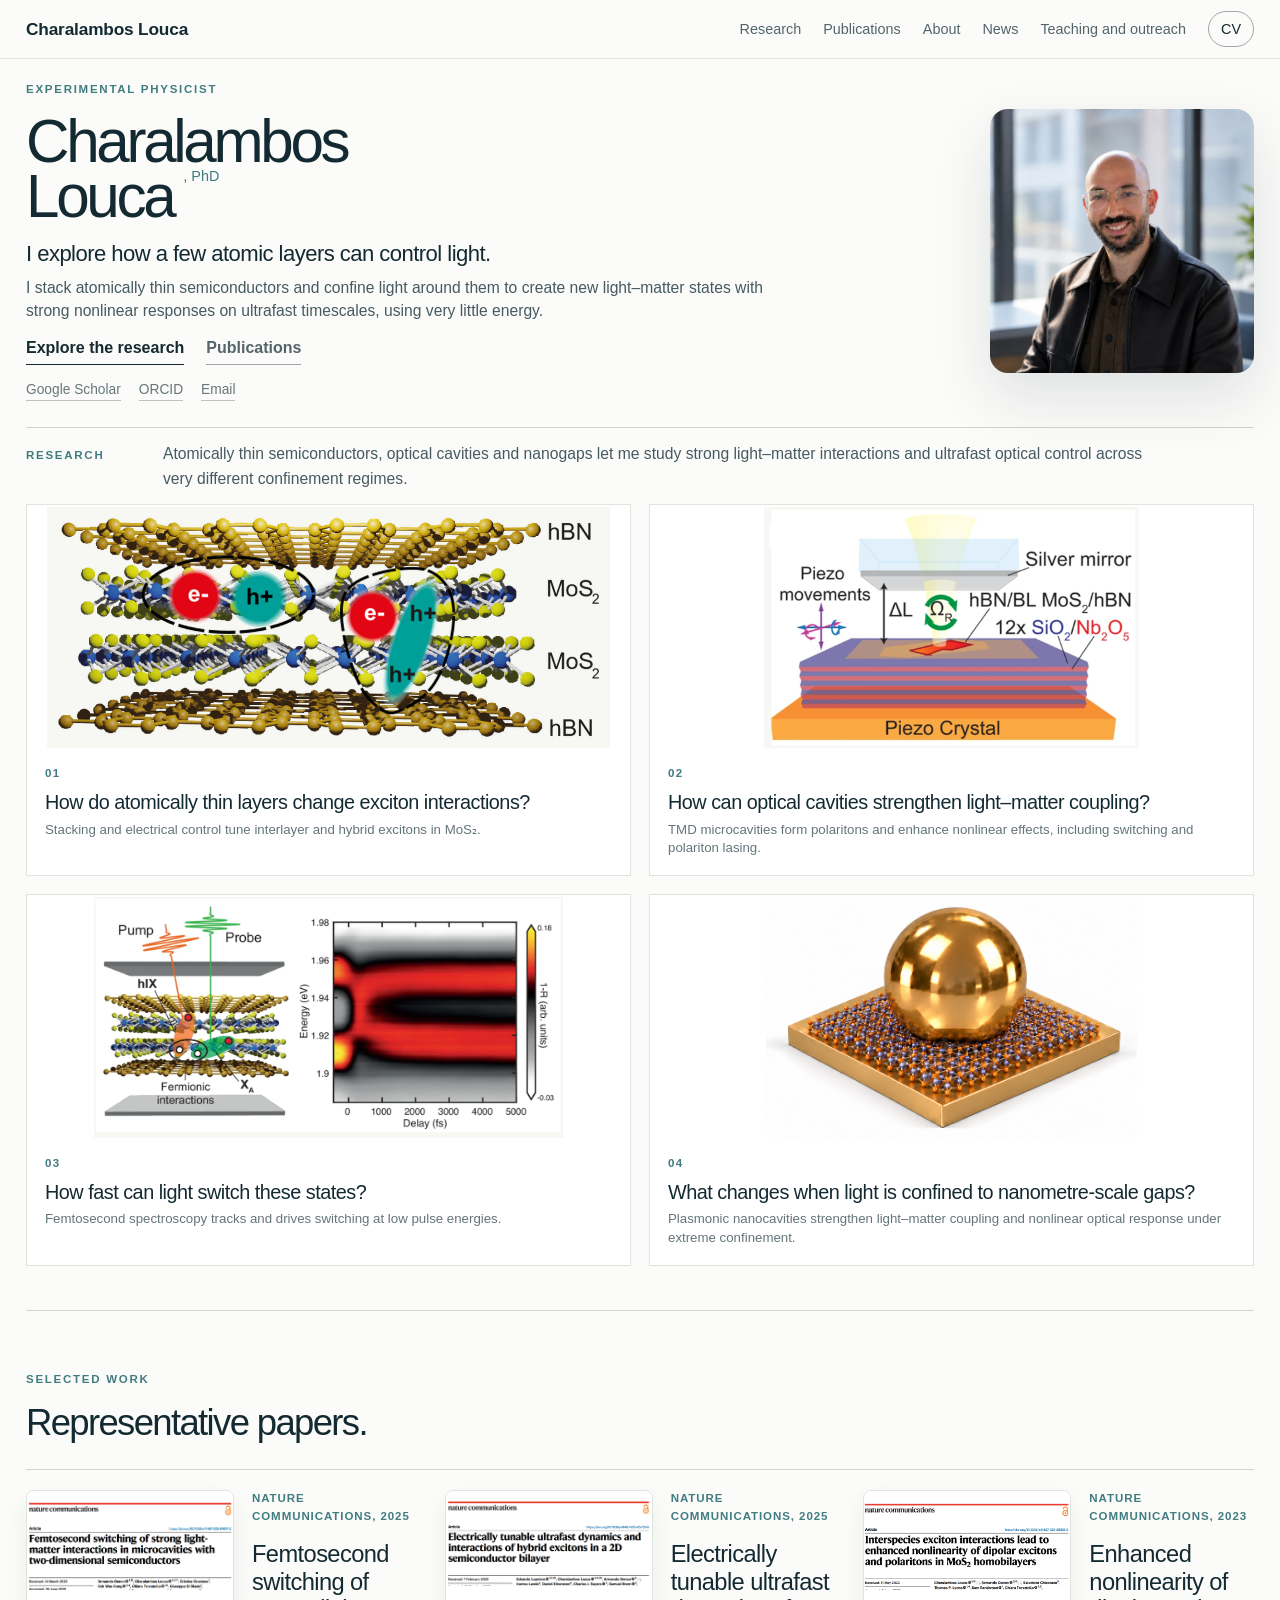
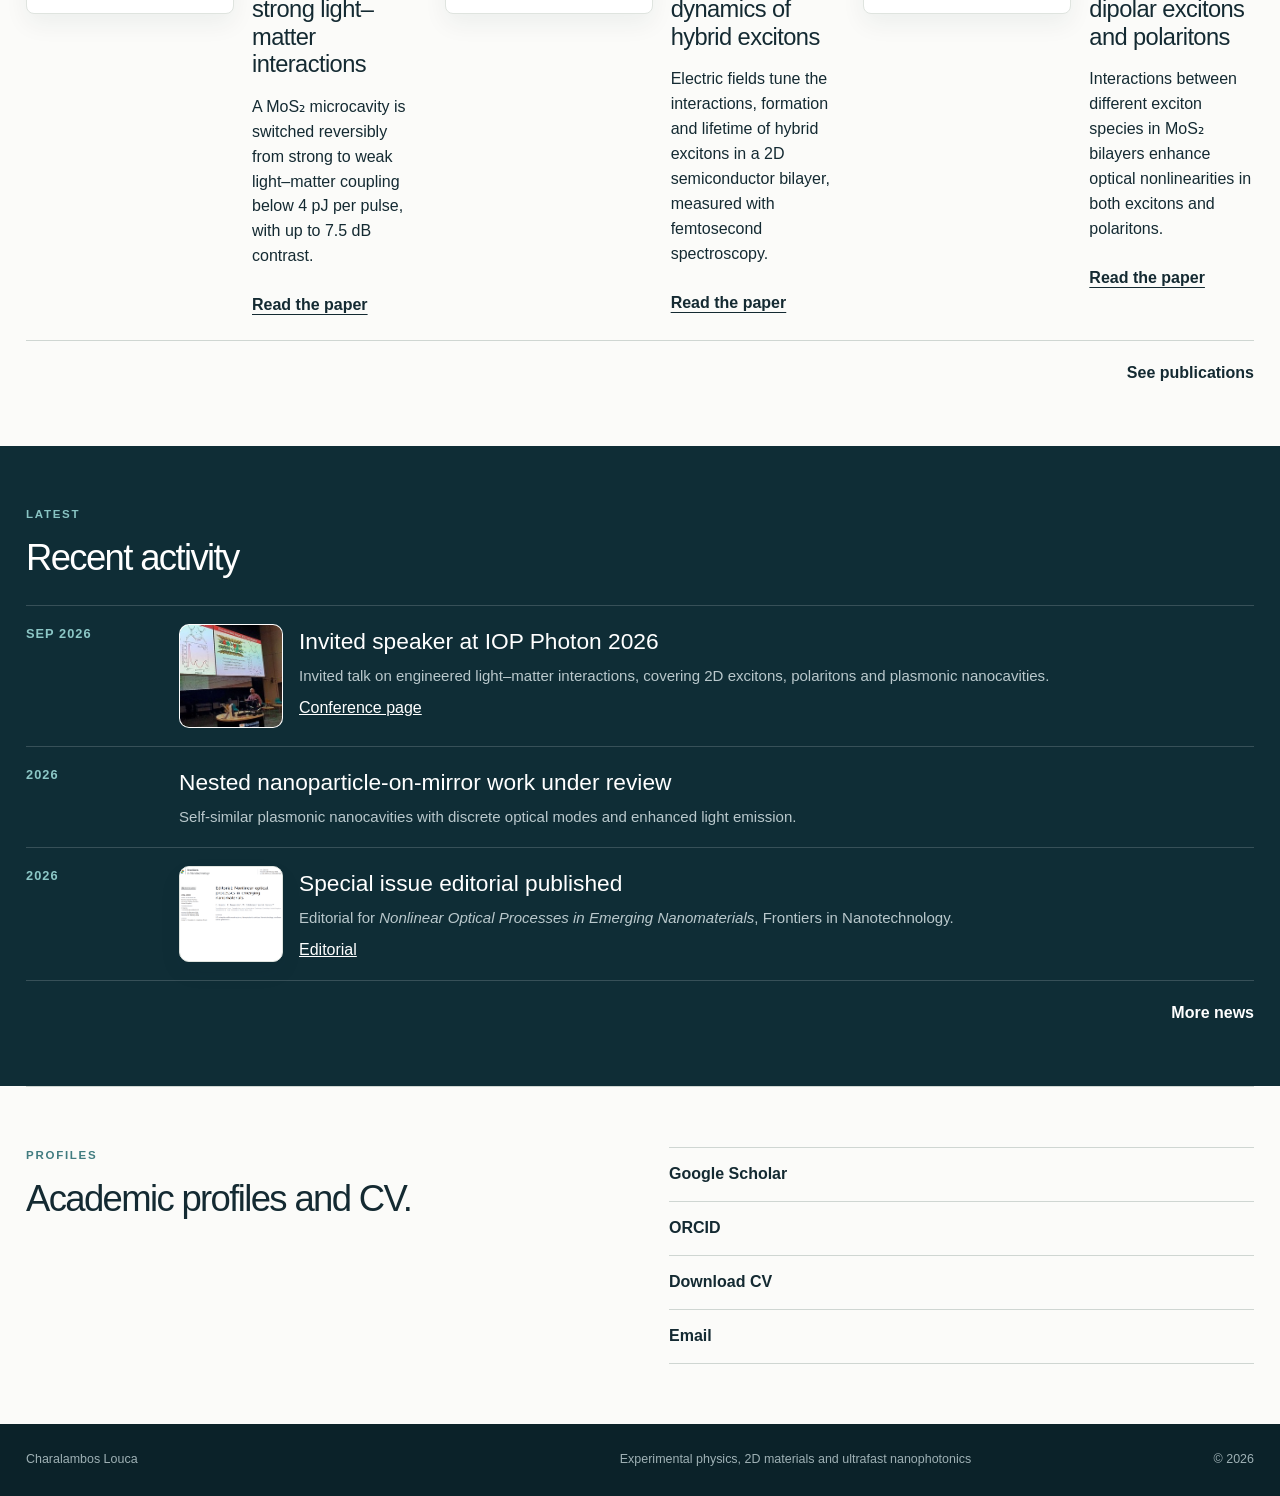
<file: index.html>
<!doctype html>
<html lang="en">
<head>
  <meta charset="utf-8" />
  <meta name="google-site-verification" content="TV2zOGUULCXhjbg5NyRwIdmwV8yXlj5bJLZSRjYCEgY" />
  <meta name="viewport" content="width=device-width, initial-scale=1" />
  <meta name="theme-color" content="#f7f7f3" />
  <meta name="description" content="Charalambos Louca is an experimental physicist working on 2D semiconductors, exciton-polaritons, strong light-matter coupling, nonlinear optics and ultrafast nanophotonics." />
  <meta name="robots" content="index,follow,max-image-preview:large" />
  <link rel="canonical" href="https://charalambos-louca.github.io/" />
  <meta property="og:url" content="https://charalambos-louca.github.io/" />
  <meta property="og:image" content="https://charalambos-louca.github.io/assets/images/charalambos-louca-headshot.webp" />
  <meta name="twitter:card" content="summary_large_image" />
  <meta property="og:title" content="Charalambos Louca | Experimental Physicist" />
  <meta property="og:description" content="2D semiconductors, exciton-polaritons, strong light-matter coupling and ultrafast nanophotonics." />
  <meta property="og:type" content="website" />
  <title>Charalambos Louca | Experimental Physicist | 2D Materials & Nanophotonics</title>
  <link rel="sitemap" type="application/xml" href="/sitemap.xml" />
  <link rel="stylesheet" href="styles.css" />
  <script type="application/ld+json">
{
  "@context": "https://schema.org",
  "@type": "ProfilePage",
  "@id": "https://charalambos-louca.github.io/#profile",
  "url": "https://charalambos-louca.github.io/",
  "dateModified": "2026-09-18",
  "mainEntity": {
    "@type": "Person",
    "@id": "https://charalambos-louca.github.io/#person",
    "name": "Charalambos Louca",
    "givenName": "Charalambos",
    "familyName": "Louca",
    "honorificSuffix": "PhD",
    "jobTitle": "Experimental Physicist",
    "description": "Experimental physicist working on 2D semiconductors, exciton-polaritons, plasmonic nanocavities, strong light-matter coupling, nonlinear optics and ultrafast nanophotonics.",
    "url": "https://charalambos-louca.github.io/",
    "image": "https://charalambos-louca.github.io/assets/images/charalambos-louca-headshot.webp",
    "email": "mailto:clouca1.research@gmail.com",
    "identifier": "https://orcid.org/0000-0002-1122-3133",
    "sameAs": [
      "https://scholar.google.com/citations?user=0aFzHbEAAAAJ",
      "https://orcid.org/0000-0002-1122-3133",
      "https://www.np.phy.cam.ac.uk/people/"
    ],
    "alumniOf": [
      {
        "@type": "CollegeOrUniversity",
        "name": "University of Sheffield",
        "url": "https://www.sheffield.ac.uk/"
      },
      {
        "@type": "CollegeOrUniversity",
        "name": "Politecnico di Milano",
        "url": "https://www.polimi.it/"
      },
      {
        "@type": "CollegeOrUniversity",
        "name": "University of Cambridge",
        "url": "https://www.cam.ac.uk/"
      }
    ],
    "knowsAbout": [
      "2D semiconductors",
      "2D materials",
      "exciton-polaritons",
      "strong light-matter coupling",
      "ultrafast spectroscopy",
      "nonlinear optics",
      "nanophotonics",
      "optical microcavities",
      "plasmonic nanocavities"
    ]
  }
}
  </script>
</head>
<body data-page="home" class="compact-home">
  <a class="skip-link" href="#main">Skip to content</a>
  <header class="site-header">
    <div class="shell nav-shell">
      <a class="wordmark" href="index.html" aria-label="Charalambos Louca home">Charalambos Louca</a>
      <button class="nav-toggle" aria-expanded="false" aria-controls="site-nav">Menu</button>
      <nav class="site-nav" id="site-nav" aria-label="Primary navigation">
        <a href="research.html">Research</a>
        <a href="publications.html">Publications</a>
        <a href="about.html">About</a>
        <a href="news.html">News</a>
        <a href="teaching.html">Teaching and outreach</a>
        <a class="nav-cv" href="assets/Charalambos_Louca_CV_Sep2026.pdf">CV</a>
      </nav>
    </div>
  </header>

  <main id="main">
    <section class="hero shell">
      <div class="hero-copy reveal">
        <p class="kicker">Experimental physicist</p>
        <h1>Charalambos<br />Louca<span>, PhD</span></h1>
        <p class="hero-statement">I explore how a few atomic layers can control light.</p>
        <p class="hero-sub">I stack atomically thin semiconductors and confine light around them to create new light–matter states with strong nonlinear responses on ultrafast timescales, using very little energy.</p>
        <div class="hero-links">
          <a class="text-link" href="research.html">Explore the research</a>
          <a class="text-link quiet" href="publications.html">Publications</a>
        </div>
        <div class="profile-links" aria-label="Academic profiles">
          <a href="https://scholar.google.com/citations?user=0aFzHbEAAAAJ" target="_blank" rel="noopener">Google Scholar</a>
          <a href="https://orcid.org/0000-0002-1122-3133" target="_blank" rel="noopener">ORCID</a>
          <a href="mailto:clouca1.research@gmail.com">Email</a>
        </div>
      </div>
      <figure class="hero-visual hero-portrait reveal">
        <img src="assets/images/charalambos-louca-headshot.webp" alt="Portrait of Charalambos Louca" />
      </figure>
    </section>

    <section class="shell research-strip reveal" aria-labelledby="research-overview">
      <p class="section-label">Research</p>
      <p id="research-overview">Atomically thin semiconductors, optical cavities and nanogaps let me study strong light–matter interactions and ultrafast optical control across very different confinement regimes.</p>
    </section>

    <section class="shell story-grid" aria-label="Research themes">
      <article class="story-card reveal">
        <a href="research.html#interacting-excitons" aria-label="Read about interacting excitons">
          <img src="assets/images/research-excitons-paper.png" alt="Figure showing a MoS2 homobilayer with hybrid excitons in an hBN-encapsulated van der Waals structure" />
          <div class="story-copy">
            <p class="story-number">01</p>
            <h3>How do atomically thin layers change exciton interactions?</h3>
            <p>Stacking and electrical control tune interlayer and hybrid excitons in MoS₂.</p>
          </div>
        </a>
      </article>
      <article class="story-card reveal">
        <a href="research.html#light-matter-coupling" aria-label="Read about strong light matter coupling">
          <img src="assets/images/research-microcavity-paper.png" alt="Schematic of a tunable open microcavity containing an hBN-encapsulated MoS2 bilayer" />
          <div class="story-copy">
            <p class="story-number">02</p>
            <h3>How can optical cavities strengthen light–matter coupling?</h3>
            <p>TMD microcavities form polaritons and enhance nonlinear effects, including switching and polariton lasing.</p>
          </div>
        </a>
      </article>
      <article class="story-card reveal">
        <a href="research.html#ultrafast-control" aria-label="Read about ultrafast nanophotonics">
          <img src="assets/images/research-switching-paper.png" alt="Pump-probe schematic and transient reflectivity map showing ultrafast switching dynamics in a MoS2 structure" />
          <div class="story-copy">
            <p class="story-number">03</p>
            <h3>How fast can light switch these states?</h3>
            <p>Femtosecond spectroscopy tracks and drives switching at low pulse energies.</p>
          </div>
        </a>
      </article>
      <article class="story-card reveal">
        <a href="research.html#extreme-confinement" aria-label="Read about extreme optical confinement">
          <img src="assets/images/research-plasmonics-paper.png" alt="Illustration of a nanoparticle-on-mirror plasmonic nanocavity with an atomically thin semiconductor in the nanogap" />
          <div class="story-copy">
            <p class="story-number">04</p>
            <h3>What changes when light is confined to nanometre-scale gaps?</h3>
            <p>Plasmonic nanocavities strengthen light–matter coupling and nonlinear optical response under extreme confinement.</p>
          </div>
        </a>
      </article>
    </section>

    <section class="section shell selected-work">
      <div class="section-head reveal">
        <p class="section-label">Selected work</p>
        <h2>Representative papers.</h2>
      </div>
      <div class="work-grid">
        <article class="feature-paper reveal">
          <div class="feature-paper-layout">
            <img class="paper-thumb side-thumb" src="assets/images/thumb-switching-paper.png" alt="Thumbnail of the Nature Communications paper on femtosecond switching of strong light–matter interactions" />
            <div class="feature-paper-copy">
              <p class="paper-meta">Nature Communications, 2025</p>
              <h3>Femtosecond switching of strong light–matter interactions</h3>
              <p>A MoS₂ microcavity is switched reversibly from strong to weak light–matter coupling below 4 pJ per pulse, with up to 7.5 dB contrast.</p>
              <a href="https://doi.org/10.1038/s41467-025-61607-2" target="_blank" rel="noopener">Read the paper</a>
            </div>
          </div>
        </article>
        <article class="feature-paper reveal">
          <div class="feature-paper-layout">
            <img class="paper-thumb side-thumb" src="assets/images/thumb-hybrid-paper.png" alt="Thumbnail of the Nature Communications paper on electrically tunable hybrid excitons" />
            <div class="feature-paper-copy">
              <p class="paper-meta">Nature Communications, 2025</p>
              <h3>Electrically tunable ultrafast dynamics of hybrid excitons</h3>
              <p>Electric fields tune the interactions, formation and lifetime of hybrid excitons in a 2D semiconductor bilayer, measured with femtosecond spectroscopy.</p>
              <a href="https://doi.org/10.1038/s41467-025-65733-9" target="_blank" rel="noopener">Read the paper</a>
            </div>
          </div>
        </article>
        <article class="feature-paper reveal">
          <div class="feature-paper-layout">
            <img class="paper-thumb side-thumb" src="assets/images/thumb-bilayer-paper.png" alt="Thumbnail of the Nature Communications paper on enhanced nonlinearity in van der Waals homobilayers" />
            <div class="feature-paper-copy">
              <p class="paper-meta">Nature Communications, 2023</p>
              <h3>Enhanced nonlinearity of dipolar excitons and polaritons</h3>
              <p>Interactions between different exciton species in MoS₂ bilayers enhance optical nonlinearities in both excitons and polaritons.</p>
              <a href="https://doi.org/10.1038/s41467-023-39358-9" target="_blank" rel="noopener">Read the paper</a>
            </div>
          </div>
        </article>
      </div>
      <p class="more-link reveal"><a href="publications.html">See publications</a></p>
    </section>

    <section class="section latest-section">
      <div class="shell">
        <div class="section-head reveal">
          <p class="section-label">Latest</p>
          <h2>Recent activity</h2>
        </div>
        <div class="news-list">
          <article class="news-row reveal"><time datetime="2026-09">Sep 2026</time><div class="news-with-thumb"><img class="news-thumb" src="assets/images/photon2026-talk-thumb.jpg" alt="Small photograph of Charalambos Louca giving an invited talk at IOP Photon 2026" /><div><h3>Invited speaker at IOP Photon 2026</h3><p>Invited talk on engineered light–matter interactions, covering 2D excitons, polaritons and plasmonic nanocavities.</p><a href="https://www.photon.org.uk/invited-speakers" target="_blank" rel="noopener">Conference page</a></div></div></article>
          <article class="news-row reveal"><time datetime="2026">2026</time><div><h3>Nested nanoparticle-on-mirror work under review</h3><p>Self-similar plasmonic nanocavities with discrete optical modes and enhanced light emission.</p></div></article>
          <article class="news-row reveal"><time datetime="2026">2026</time><div class="news-with-thumb"><img class="news-thumb paper-news-thumb" src="assets/images/thumb-editorial-paper.png" alt="Screenshot thumbnail of the Frontiers in Nanotechnology editorial article" /><div><h3>Special issue editorial published</h3><p>Editorial for <em>Nonlinear Optical Processes in Emerging Nanomaterials</em>, Frontiers in Nanotechnology.</p><a href="https://doi.org/10.3389/fnano.2026.1807665" target="_blank" rel="noopener">Editorial</a></div></div></article>
        </div>
        <p class="more-link reveal"><a href="news.html">More news</a></p>
      </div>
    </section>

    <section class="section shell closing-section reveal">
      <div>
        <p class="section-label">Profiles</p>
        <h2>Academic profiles and CV.</h2>
      </div>
      <div class="closing-links">
        <a href="https://scholar.google.com/citations?user=0aFzHbEAAAAJ" target="_blank" rel="noopener">Google Scholar</a>
        <a href="https://orcid.org/0000-0002-1122-3133" target="_blank" rel="noopener">ORCID</a>
        <a href="assets/Charalambos_Louca_CV_Sep2026.pdf">Download CV</a>
        <a href="mailto:clouca1.research@gmail.com">Email</a>
      </div>
    </section>
  </main>

  <footer class="site-footer">
    <div class="shell footer-grid">
      <p>Charalambos Louca</p>
      <p>Experimental physics, 2D materials and ultrafast nanophotonics</p>
      <p>© <span data-current-year></span></p>
    </div>
  </footer>
  <script src="script.js"></script>
</body>
</html>
</file>
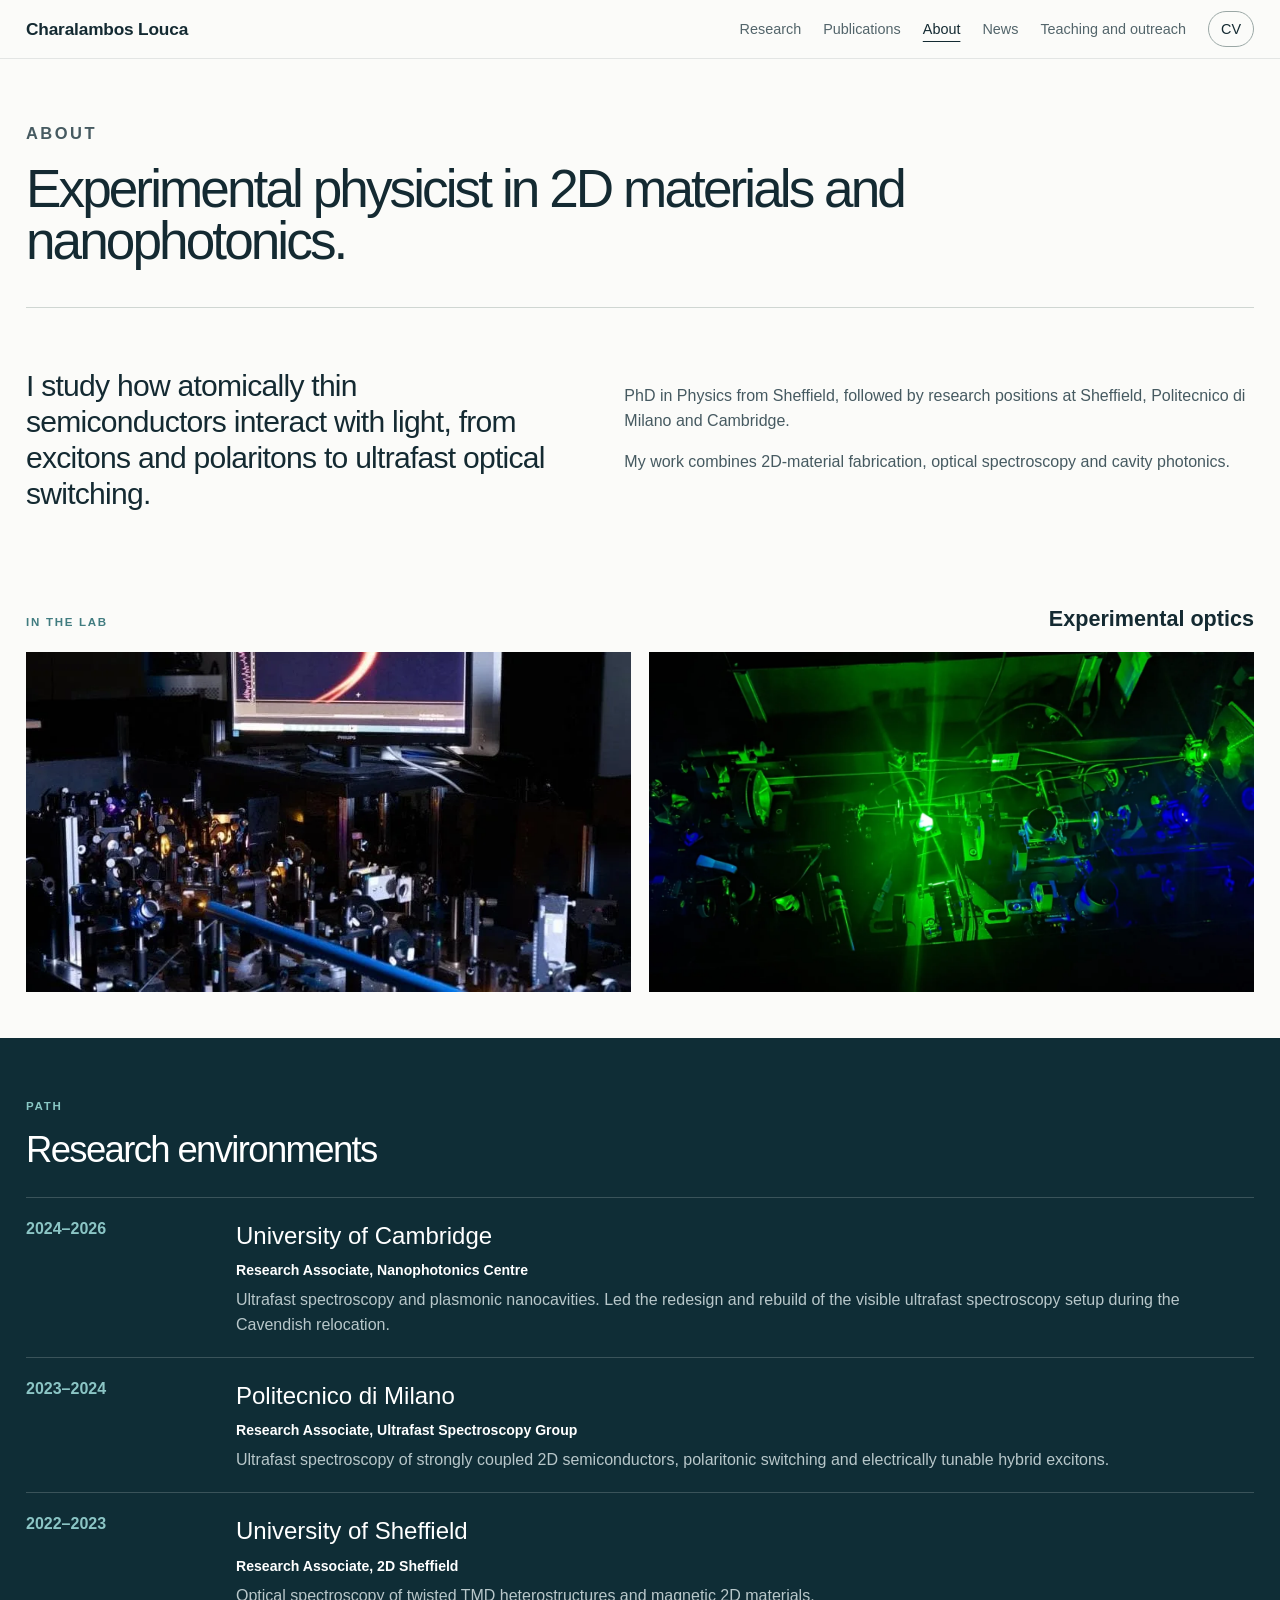
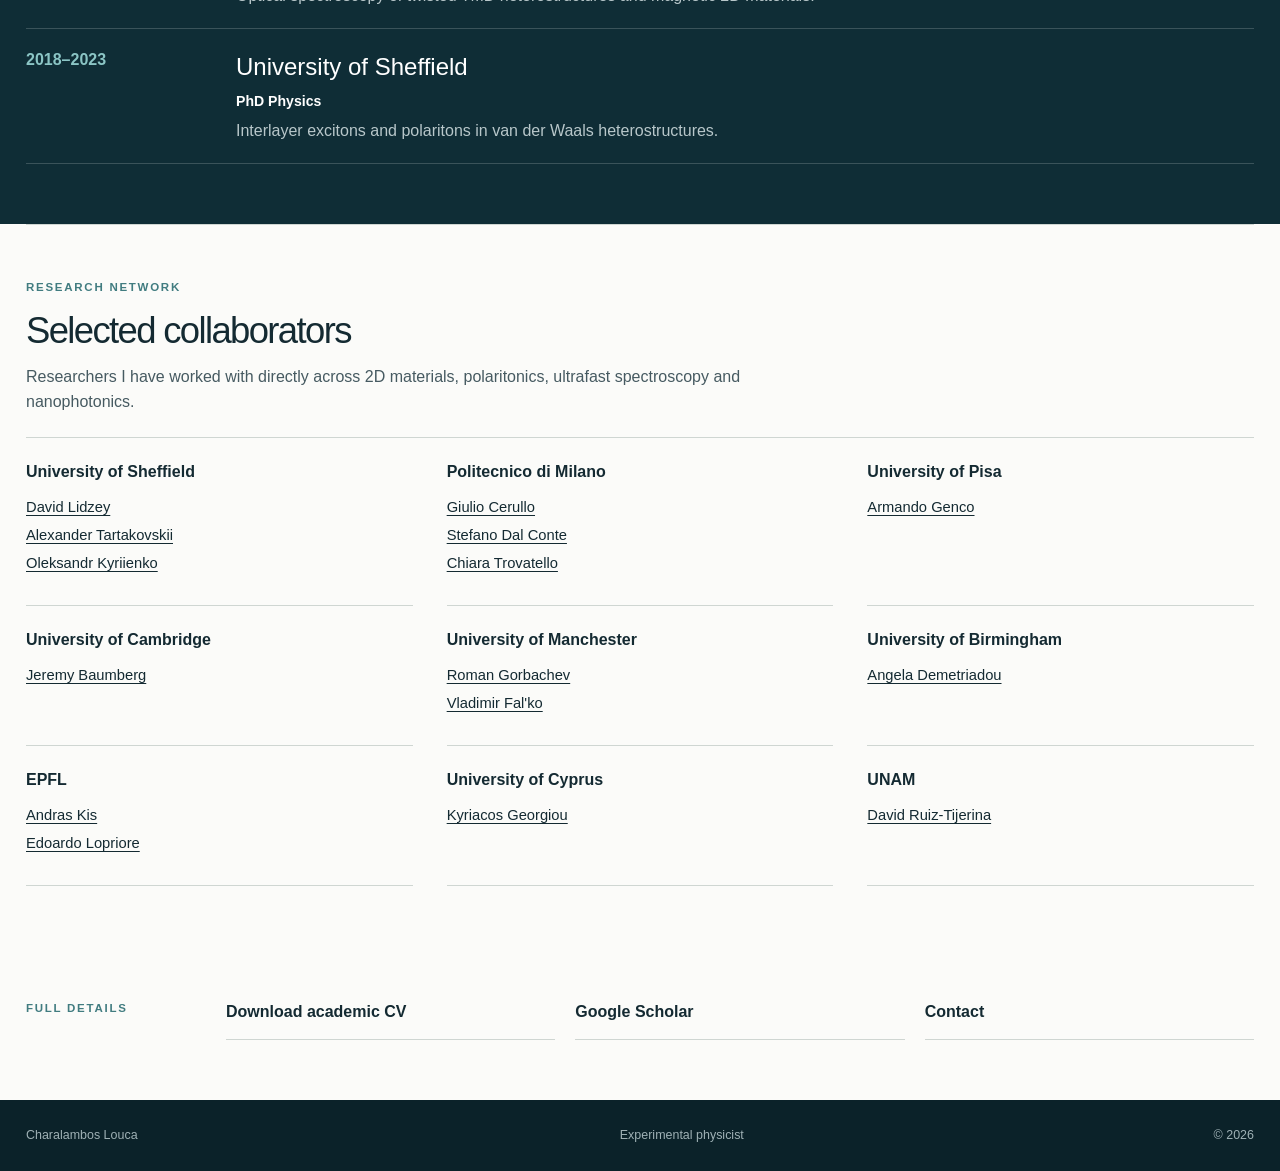
<file: about.html>
<!doctype html>
<html lang="en">
<head>
  <meta charset="utf-8" />
  <meta name="viewport" content="width=device-width, initial-scale=1" />
  <meta name="description" content="About Charalambos Louca, an experimental physicist with research experience at the University of Sheffield, Politecnico di Milano and the University of Cambridge." />
  <meta name="robots" content="index,follow,max-image-preview:large" />
  <link rel="canonical" href="https://charalambos-louca.github.io/about.html" />
  <meta property="og:url" content="https://charalambos-louca.github.io/about.html" />
  <meta property="og:image" content="https://charalambos-louca.github.io/assets/images/charalambos-louca-headshot.webp" />
  <meta name="twitter:card" content="summary_large_image" />
  <title>About | Charalambos Louca | Experimental Physicist</title>
  <link rel="sitemap" type="application/xml" href="/sitemap.xml" />
  <link rel="stylesheet" href="styles.css" />
</head>
<body data-page="about">
  <a class="skip-link" href="#main">Skip to content</a>
  <header class="site-header"><div class="shell nav-shell"><a class="wordmark" href="index.html">Charalambos Louca</a><button class="nav-toggle" aria-expanded="false" aria-controls="site-nav">Menu</button><nav class="site-nav" id="site-nav"><a href="research.html">Research</a><a href="publications.html">Publications</a><a aria-current="page" href="about.html">About</a><a href="news.html">News</a><a href="teaching.html">Teaching and outreach</a><a class="nav-cv" href="assets/Charalambos_Louca_CV_Sep2026.pdf">CV</a></nav></div></header>
  <main id="main">
    <section class="page-hero shell reveal"><p class="kicker">About</p><h1>Experimental physicist in 2D materials and nanophotonics.</h1></section>
    <section class="about-narrative shell">
      <div class="about-lead reveal"><p>I study how atomically thin semiconductors interact with light, from excitons and polaritons to ultrafast optical switching.</p></div>
      <div class="about-body reveal"><p>PhD in Physics from Sheffield, followed by research positions at Sheffield, Politecnico di Milano and Cambridge.</p><p>My work combines 2D-material fabrication, optical spectroscopy and cavity photonics.</p></div>
    </section>

    <section class="shell lab-gallery-section reveal" aria-labelledby="lab-gallery-title">
      <div class="lab-gallery-head">
        <p class="section-label">In the lab</p>
        <h2 id="lab-gallery-title">Experimental optics</h2>
      </div>
      <div class="lab-gallery">
        <figure><img src="assets/images/lab-optics-1.webp" alt="Optical spectroscopy laboratory setup" /></figure>
        <figure><img src="assets/images/lab-optics-2.webp" alt="Laser and optical components on an experimental optical table" /></figure>
      </div>
    </section>

    <section class="section timeline-section">
      <div class="shell"><div class="section-head reveal"><p class="section-label">Path</p><h2>Research environments</h2></div>
      <div class="career-timeline">
        <article class="career-row reveal"><time>2024–2026</time><div><h3>University of Cambridge</h3><p>Research Associate, Nanophotonics Centre</p><p>Ultrafast spectroscopy and plasmonic nanocavities. Led the redesign and rebuild of the visible ultrafast spectroscopy setup during the Cavendish relocation.</p></div></article>
        <article class="career-row reveal"><time>2023–2024</time><div><h3>Politecnico di Milano</h3><p>Research Associate, Ultrafast Spectroscopy Group</p><p>Ultrafast spectroscopy of strongly coupled 2D semiconductors, polaritonic switching and electrically tunable hybrid excitons.</p></div></article>
        <article class="career-row reveal"><time>2022–2023</time><div><h3>University of Sheffield</h3><p>Research Associate, 2D Sheffield</p><p>Optical spectroscopy of twisted TMD heterostructures and magnetic 2D materials.</p></div></article>
        <article class="career-row reveal"><time>2018–2023</time><div><h3>University of Sheffield</h3><p>PhD Physics</p><p>Interlayer excitons and polaritons in van der Waals heterostructures.</p></div></article>
      </div></div>
    </section>


    <section class="section shell collaborators-section" aria-labelledby="collaborators-title">
      <div class="section-head reveal">
        <p class="section-label">Research network</p>
        <h2 id="collaborators-title">Selected collaborators</h2>
        <p>Researchers I have worked with directly across 2D materials, polaritonics, ultrafast spectroscopy and nanophotonics.</p>
      </div>
      <div class="collaborator-grid">
        <article class="collaborator-group reveal">
          <h3>University of Sheffield</h3>
          <p><a href="https://www.sheffield.ac.uk/mps/people/all-academic-staff/david-lidzey" target="_blank" rel="noopener">David Lidzey</a></p>
          <p><a href="https://www.sheffield.ac.uk/mps/people/all-academic-staff/alexander-tartakovskii" target="_blank" rel="noopener">Alexander Tartakovskii</a></p>
          <p><a href="https://www.sheffield.ac.uk/mps/people/all-academic-staff/oleksandr-kyriienko" target="_blank" rel="noopener">Oleksandr Kyriienko</a></p>
        </article>
        <article class="collaborator-group reveal">
          <h3>Politecnico di Milano</h3>
          <p><a href="https://www.fisi.polimi.it/en/staff/giulio.cerullo" target="_blank" rel="noopener">Giulio Cerullo</a></p>
          <p><a href="https://www.fisi.polimi.it/en/staff/stefano.dalconte" target="_blank" rel="noopener">Stefano Dal Conte</a></p>
          <p><a href="https://chiaratrovatello.com/" target="_blank" rel="noopener">Chiara Trovatello</a></p>
        </article>
        <article class="collaborator-group reveal">
          <h3>University of Pisa</h3>
          <p><a href="https://www.df.unipi.it/en/people/genco-armando/" target="_blank" rel="noopener">Armando Genco</a></p>
        </article>
        <article class="collaborator-group reveal">
          <h3>University of Cambridge</h3>
          <p><a href="https://www.phy.cam.ac.uk/profile/prof-jeremy-baumberg/" target="_blank" rel="noopener">Jeremy Baumberg</a></p>
        </article>
        <article class="collaborator-group reveal">
          <h3>University of Manchester</h3>
          <p><a href="https://research.manchester.ac.uk/en/persons/roman/" target="_blank" rel="noopener">Roman Gorbachev</a></p>
          <p><a href="https://research.manchester.ac.uk/en/persons/vladimir.falko/" target="_blank" rel="noopener">Vladimir Fal'ko</a></p>
        </article>
        <article class="collaborator-group reveal">
          <h3>University of Birmingham</h3>
          <p><a href="https://www.birmingham.ac.uk/staff/profiles/physics/demetriadou-angela" target="_blank" rel="noopener">Angela Demetriadou</a></p>
        </article>
        <article class="collaborator-group reveal">
          <h3>EPFL</h3>
          <p><a href="https://people.epfl.ch/andras.kis?lang=en" target="_blank" rel="noopener">Andras Kis</a></p>
          <p><a href="https://people.epfl.ch/edoardo.lopriore?lang=en" target="_blank" rel="noopener">Edoardo Lopriore</a></p>
        </article>
        <article class="collaborator-group reveal">
          <h3>University of Cyprus</h3>
          <p><a href="https://www.kyriacosgeorgiou-physics.com/" target="_blank" rel="noopener">Kyriacos Georgiou</a></p>
        </article>
        <article class="collaborator-group reveal">
          <h3>UNAM</h3>
          <p><a href="https://www.fisica.unam.mx/organizacion/personal.php?id=696&amp;lang=es" target="_blank" rel="noopener">David Ruiz-Tijerina</a></p>
        </article>
      </div>
    </section>

    <section class="section shell compact-links reveal"><p class="section-label">Full details</p><a href="assets/Charalambos_Louca_CV_Sep2026.pdf">Download academic CV</a><a href="https://scholar.google.com/citations?user=0aFzHbEAAAAJ" target="_blank" rel="noopener">Google Scholar</a><a href="mailto:clouca1.research@gmail.com">Contact</a></section>
  </main>
  <footer class="site-footer"><div class="shell footer-grid"><p>Charalambos Louca</p><p>Experimental physicist</p><p>© <span data-current-year></span></p></div></footer>
  <script src="script.js"></script>
</body>
</html>
</file>
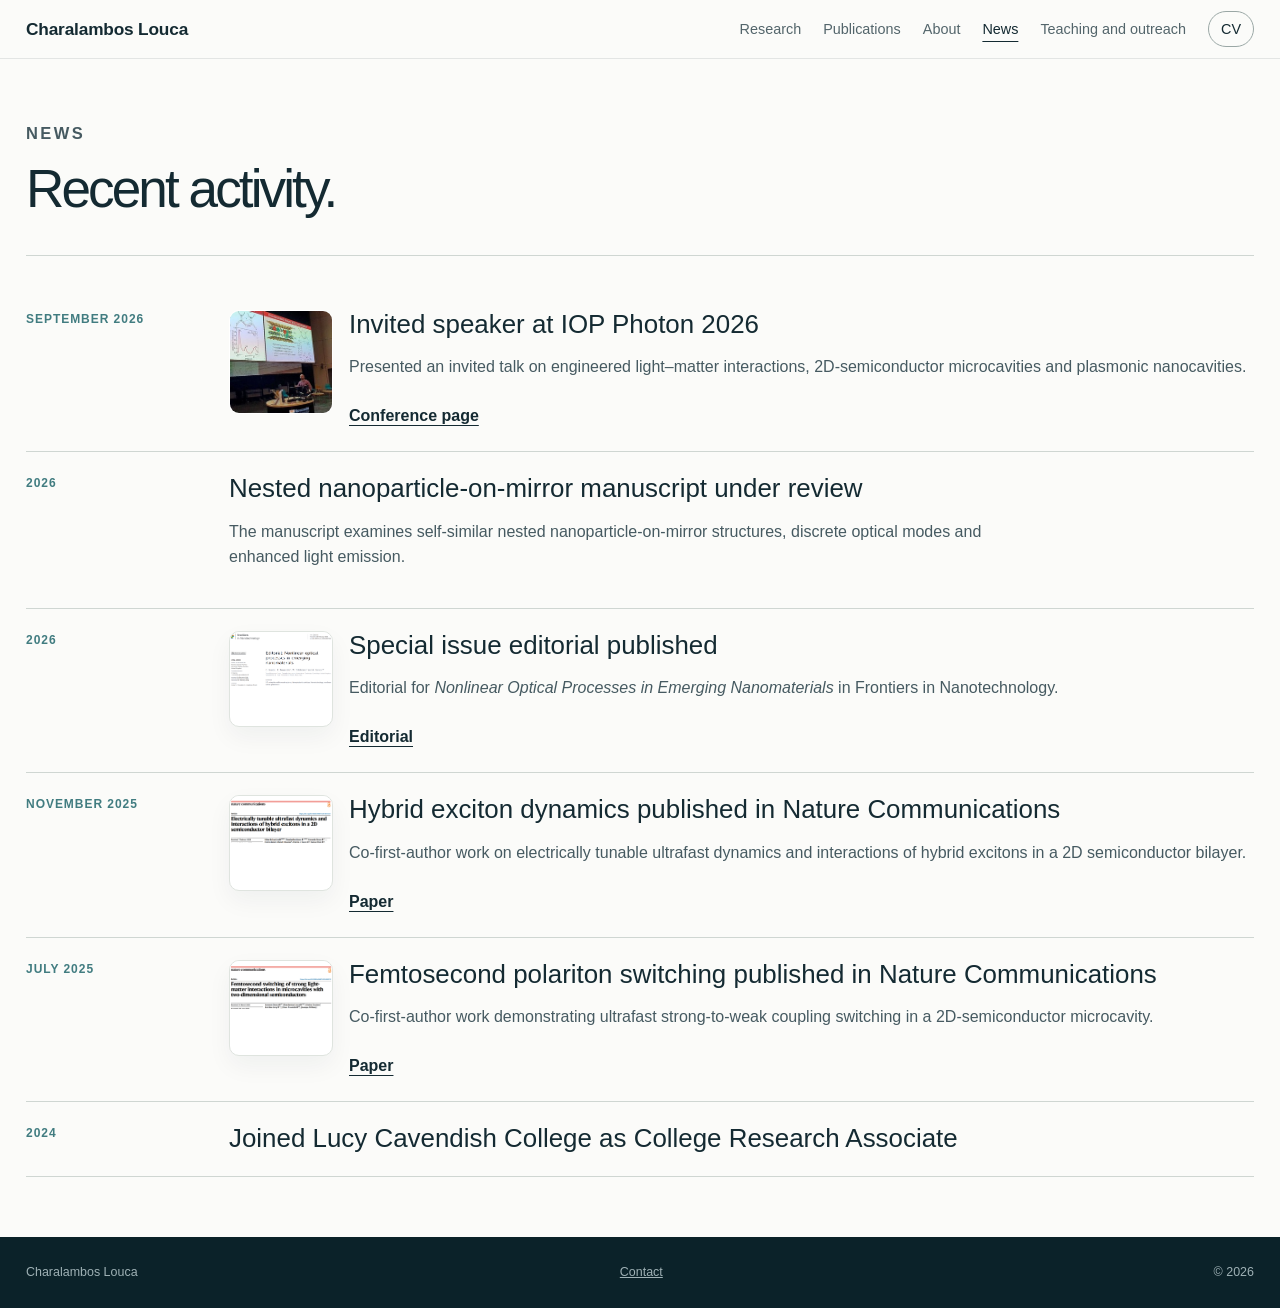
<file: news.html>
<!doctype html>
<html lang="en">
<head>
  <meta charset="utf-8" />
  <meta name="viewport" content="width=device-width, initial-scale=1" />
  <meta name="description" content="Recent research, talks, publications and academic activity from experimental physicist Charalambos Louca." />
  <meta name="robots" content="index,follow,max-image-preview:large" />
  <link rel="canonical" href="https://charalambos-louca.github.io/news.html" />
  <meta property="og:url" content="https://charalambos-louca.github.io/news.html" />
  <meta property="og:image" content="https://charalambos-louca.github.io/assets/images/charalambos-louca-headshot.webp" />
  <meta name="twitter:card" content="summary_large_image" />
  <title>News | Charalambos Louca | Physics & Nanophotonics</title>
  <link rel="sitemap" type="application/xml" href="/sitemap.xml" />
  <link rel="stylesheet" href="styles.css" />
</head>
<body data-page="news">
  <a class="skip-link" href="#main">Skip to content</a>
  <header class="site-header"><div class="shell nav-shell"><a class="wordmark" href="index.html">Charalambos Louca</a><button class="nav-toggle" aria-expanded="false" aria-controls="site-nav">Menu</button><nav class="site-nav" id="site-nav"><a href="research.html">Research</a><a href="publications.html">Publications</a><a href="about.html">About</a><a aria-current="page" href="news.html">News</a><a href="teaching.html">Teaching and outreach</a><a class="nav-cv" href="assets/Charalambos_Louca_CV_Sep2026.pdf">CV</a></nav></div></header>
  <main id="main">
    <section class="page-hero shell reveal"><p class="kicker">News</p><h1>Recent activity.</h1></section>
    <section class="section shell news-page-list">
      <article class="news-entry reveal"><time datetime="2026-09">September 2026</time><div class="news-entry-with-thumb"><img class="news-thumb" src="assets/images/photon2026-talk-thumb.jpg" alt="Small photograph of Charalambos Louca giving an invited talk at IOP Photon 2026" /><div><h2>Invited speaker at IOP Photon 2026</h2><p>Presented an invited talk on engineered light–matter interactions, 2D-semiconductor microcavities and plasmonic nanocavities.</p><a href="https://www.photon.org.uk/invited-speakers" target="_blank" rel="noopener">Conference page</a></div></div></article>
      <article class="news-entry reveal"><time datetime="2026">2026</time><div><h2>Nested nanoparticle-on-mirror manuscript under review</h2><p>The manuscript examines self-similar nested nanoparticle-on-mirror structures, discrete optical modes and enhanced light emission.</p></div></article>
      <article class="news-entry reveal"><time datetime="2026">2026</time><div class="news-entry-with-thumb"><img class="news-thumb paper-news-thumb" src="assets/images/thumb-editorial-paper.png" alt="Screenshot thumbnail of the Frontiers in Nanotechnology editorial article" /><div><h2>Special issue editorial published</h2><p>Editorial for <em>Nonlinear Optical Processes in Emerging Nanomaterials</em> in Frontiers in Nanotechnology.</p><a href="https://doi.org/10.3389/fnano.2026.1807665" target="_blank" rel="noopener">Editorial</a></div></div></article>
      <article class="news-entry reveal"><time datetime="2025-11">November 2025</time><div class="news-entry-with-thumb"><img class="news-thumb paper-news-thumb" src="assets/images/thumb-hybrid-paper.png" alt="Screenshot thumbnail of the Nature Communications paper on hybrid exciton dynamics" /><div><h2>Hybrid exciton dynamics published in Nature Communications</h2><p>Co-first-author work on electrically tunable ultrafast dynamics and interactions of hybrid excitons in a 2D semiconductor bilayer.</p><a href="https://doi.org/10.1038/s41467-025-65733-9" target="_blank" rel="noopener">Paper</a></div></div></article>
      <article class="news-entry reveal"><time datetime="2025-07">July 2025</time><div class="news-entry-with-thumb"><img class="news-thumb paper-news-thumb" src="assets/images/thumb-switching-paper.png" alt="Screenshot thumbnail of the Nature Communications paper on femtosecond polariton switching" /><div><h2>Femtosecond polariton switching published in Nature Communications</h2><p>Co-first-author work demonstrating ultrafast strong-to-weak coupling switching in a 2D-semiconductor microcavity.</p><a href="https://doi.org/10.1038/s41467-025-61607-2" target="_blank" rel="noopener">Paper</a></div></div></article>
      <article class="news-entry reveal"><time datetime="2024">2024</time><div><h2>Joined Lucy Cavendish College as College Research Associate</h2></div></article>
    </section>
  </main>
  <footer class="site-footer"><div class="shell footer-grid"><p>Charalambos Louca</p><p><a href="mailto:clouca1.research@gmail.com">Contact</a></p><p>© <span data-current-year></span></p></div></footer>
  <script src="script.js"></script>
</body>
</html>
</file>
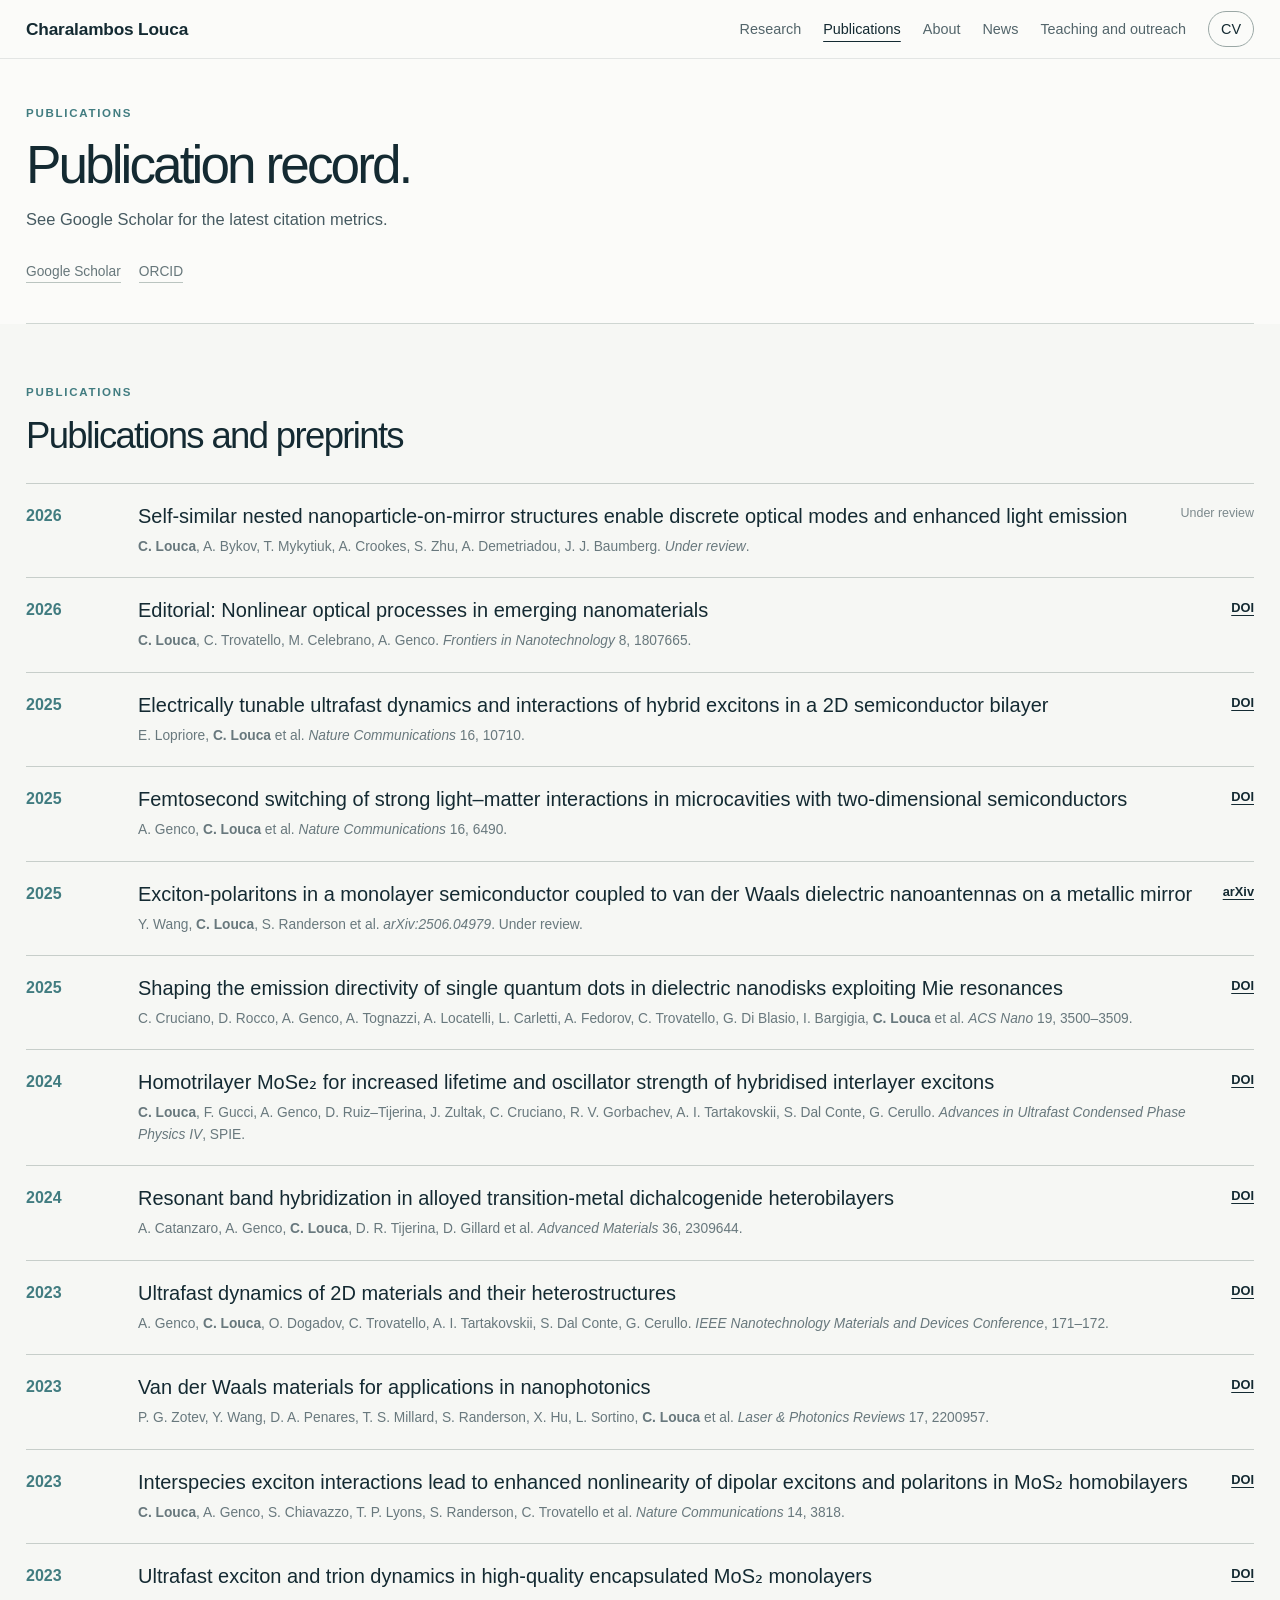
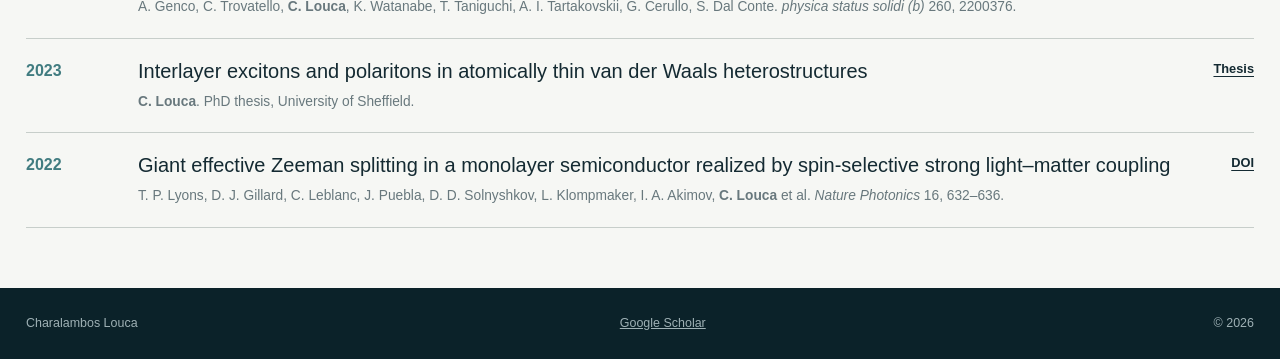
<file: publications.html>
<!DOCTYPE html>

<html lang="en">
<head>
<meta charset="utf-8"/>
<meta content="width=device-width, initial-scale=1" name="viewport"/>
<meta content="Selected and full publication record of physicist Charalambos Louca, covering 2D semiconductors, excitons, polaritons, nonlinear optics and ultrafast nanophotonics." name="description"/>
<meta content="index,follow,max-image-preview:large" name="robots"/>
<link href="https://charalambos-louca.github.io/publications.html" rel="canonical"/>
<meta content="https://charalambos-louca.github.io/publications.html" property="og:url"/>
<meta content="https://charalambos-louca.github.io/assets/images/charalambos-louca-headshot.webp" property="og:image"/>
<meta content="summary_large_image" name="twitter:card"/>
<title>Publications | Charalambos Louca | 2D Materials &amp; Nanophotonics</title>
<link href="/sitemap.xml" rel="sitemap" type="application/xml"/>
<link href="styles.css" rel="stylesheet"/>
</head>
<body data-page="publications">
<a class="skip-link" href="#main">Skip to content</a>
<header class="site-header"><div class="shell nav-shell"><a class="wordmark" href="index.html">Charalambos Louca</a><button aria-controls="site-nav" aria-expanded="false" class="nav-toggle">Menu</button><nav class="site-nav" id="site-nav"><a href="research.html">Research</a><a aria-current="page" href="publications.html">Publications</a><a href="about.html">About</a><a href="news.html">News</a><a href="teaching.html">Teaching and outreach</a><a class="nav-cv" href="assets/Charalambos_Louca_CV_Sep2026.pdf">CV</a></nav></div></header>
<main id="main">
<section class="page-hero shell reveal">
<p class="kicker">Publications</p>
<h1>Publication record.</h1>
      <p>See Google Scholar for the latest citation metrics.</p>
<div class="profile-links">
<a href="https://scholar.google.com/citations?user=0aFzHbEAAAAJ" rel="noopener" target="_blank">Google Scholar</a>
<a href="https://orcid.org/0000-0002-1122-3133" rel="noopener" target="_blank">ORCID</a>
</div>
</section>
<section class="section publication-feed-section">
<div class="shell">
<div class="section-head reveal">
<p class="section-label">Publications</p>
<h2>Publications and preprints</h2>

</div>
<div class="publication-list">
<article class="pub-item reveal">
<div class="pub-year">2026</div>
<div><h3 class="pub-title">Self-similar nested nanoparticle-on-mirror structures enable discrete optical modes and enhanced light emission</h3><p class="pub-meta"><strong>C. Louca</strong>, A. Bykov, T. Mykytiuk, A. Crookes, S. Zhu, A. Demetriadou, J. J. Baumberg. <em>Under review</em>.</p></div>
<div class="pub-links"><span>Under review</span></div>
</article>
<article class="pub-item reveal">
<div class="pub-year">2026</div>
<div><h3 class="pub-title"><a href="https://doi.org/10.3389/fnano.2026.1807665" rel="noopener" target="_blank">Editorial: Nonlinear optical processes in emerging nanomaterials</a></h3><p class="pub-meta"><strong>C. Louca</strong>, C. Trovatello, M. Celebrano, A. Genco. <em>Frontiers in Nanotechnology</em> 8, 1807665.</p></div>
<div class="pub-links"><a href="https://doi.org/10.3389/fnano.2026.1807665" rel="noopener" target="_blank">DOI</a></div>
</article>
<article class="pub-item reveal">
<div class="pub-year">2025</div>
<div><h3 class="pub-title"><a href="https://doi.org/10.1038/s41467-025-65733-9" rel="noopener" target="_blank">Electrically tunable ultrafast dynamics and interactions of hybrid excitons in a 2D semiconductor bilayer</a></h3><p class="pub-meta">E. Lopriore, <strong>C. Louca</strong> et al. <em>Nature Communications</em> 16, 10710.</p></div>
<div class="pub-links"><a href="https://doi.org/10.1038/s41467-025-65733-9" rel="noopener" target="_blank">DOI</a></div>
</article>
<article class="pub-item reveal">
<div class="pub-year">2025</div>
<div><h3 class="pub-title"><a href="https://doi.org/10.1038/s41467-025-61607-2" rel="noopener" target="_blank">Femtosecond switching of strong light–matter interactions in microcavities with two-dimensional semiconductors</a></h3><p class="pub-meta">A. Genco, <strong>C. Louca</strong> et al. <em>Nature Communications</em> 16, 6490.</p></div>
<div class="pub-links"><a href="https://doi.org/10.1038/s41467-025-61607-2" rel="noopener" target="_blank">DOI</a></div>
</article>
<article class="pub-item reveal">
<div class="pub-year">2025</div>
<div><h3 class="pub-title"><a href="https://arxiv.org/abs/2506.04979" rel="noopener" target="_blank">Exciton-polaritons in a monolayer semiconductor coupled to van der Waals dielectric nanoantennas on a metallic mirror</a></h3><p class="pub-meta">Y. Wang, <strong>C. Louca</strong>, S. Randerson et al. <em>arXiv:2506.04979</em>. Under review.</p></div>
<div class="pub-links"><a href="https://arxiv.org/abs/2506.04979" rel="noopener" target="_blank">arXiv</a></div>
</article>
<article class="pub-item reveal">
<div class="pub-year">2025</div>
<div><h3 class="pub-title"><a href="https://doi.org/10.1021/acsnano.4c13327" rel="noopener" target="_blank">Shaping the emission directivity of single quantum dots in dielectric nanodisks exploiting Mie resonances</a></h3><p class="pub-meta">C. Cruciano, D. Rocco, A. Genco, A. Tognazzi, A. Locatelli, L. Carletti, A. Fedorov, C. Trovatello, G. Di Blasio, I. Bargigia, <strong>C. Louca</strong> et al. <em>ACS Nano</em> 19, 3500–3509.</p></div>
<div class="pub-links"><a href="https://doi.org/10.1021/acsnano.4c13327" rel="noopener" target="_blank">DOI</a></div>
</article>
<article class="pub-item reveal">
<div class="pub-year">2024</div>
<div><h3 class="pub-title"><a href="https://doi.org/10.1117/12.3022451" rel="noopener" target="_blank">Homotrilayer MoSe₂ for increased lifetime and oscillator strength of hybridised interlayer excitons</a></h3><p class="pub-meta"><strong>C. Louca</strong>, F. Gucci, A. Genco, D. Ruiz–Tijerina, J. Zultak, C. Cruciano, R. V. Gorbachev, A. I. Tartakovskii, S. Dal Conte, G. Cerullo. <em>Advances in Ultrafast Condensed Phase Physics IV</em>, SPIE.</p></div>
<div class="pub-links"><a href="https://doi.org/10.1117/12.3022451" rel="noopener" target="_blank">DOI</a></div>
</article>
<article class="pub-item reveal">
<div class="pub-year">2024</div>
<div><h3 class="pub-title"><a href="https://doi.org/10.1002/adma.202309644" rel="noopener" target="_blank">Resonant band hybridization in alloyed transition-metal dichalcogenide heterobilayers</a></h3><p class="pub-meta">A. Catanzaro, A. Genco, <strong>C. Louca</strong>, D. R. Tijerina, D. Gillard et al. <em>Advanced Materials</em> 36, 2309644.</p></div>
<div class="pub-links"><a href="https://doi.org/10.1002/adma.202309644" rel="noopener" target="_blank">DOI</a></div>
</article>
<article class="pub-item reveal">
<div class="pub-year">2023</div>
<div><h3 class="pub-title"><a href="https://doi.org/10.1109/NMDC57951.2023.10343651" rel="noopener" target="_blank">Ultrafast dynamics of 2D materials and their heterostructures</a></h3><p class="pub-meta">A. Genco, <strong>C. Louca</strong>, O. Dogadov, C. Trovatello, A. I. Tartakovskii, S. Dal Conte, G. Cerullo. <em>IEEE Nanotechnology Materials and Devices Conference</em>, 171–172.</p></div>
<div class="pub-links"><a href="https://doi.org/10.1109/NMDC57951.2023.10343651" rel="noopener" target="_blank">DOI</a></div>
</article>
<article class="pub-item reveal">
<div class="pub-year">2023</div>
<div><h3 class="pub-title"><a href="https://doi.org/10.1002/lpor.202200957" rel="noopener" target="_blank">Van der Waals materials for applications in nanophotonics</a></h3><p class="pub-meta">P. G. Zotev, Y. Wang, D. A. Penares, T. S. Millard, S. Randerson, X. Hu, L. Sortino, <strong>C. Louca</strong> et al. <em>Laser &amp; Photonics Reviews</em> 17, 2200957.</p></div>
<div class="pub-links"><a href="https://doi.org/10.1002/lpor.202200957" rel="noopener" target="_blank">DOI</a></div>
</article>
<article class="pub-item reveal">
<div class="pub-year">2023</div>
<div><h3 class="pub-title"><a href="https://doi.org/10.1038/s41467-023-39358-9" rel="noopener" target="_blank">Interspecies exciton interactions lead to enhanced nonlinearity of dipolar excitons and polaritons in MoS₂ homobilayers</a></h3><p class="pub-meta"><strong>C. Louca</strong>, A. Genco, S. Chiavazzo, T. P. Lyons, S. Randerson, C. Trovatello et al. <em>Nature Communications</em> 14, 3818.</p></div>
<div class="pub-links"><a href="https://doi.org/10.1038/s41467-023-39358-9" rel="noopener" target="_blank">DOI</a></div>
</article>
<article class="pub-item reveal">
<div class="pub-year">2023</div>
<div><h3 class="pub-title"><a href="https://doi.org/10.1002/pssb.202200376" rel="noopener" target="_blank">Ultrafast exciton and trion dynamics in high-quality encapsulated MoS₂ monolayers</a></h3><p class="pub-meta">A. Genco, C. Trovatello, <strong>C. Louca</strong>, K. Watanabe, T. Taniguchi, A. I. Tartakovskii, G. Cerullo, S. Dal Conte. <em>physica status solidi (b)</em> 260, 2200376.</p></div>
<div class="pub-links"><a href="https://doi.org/10.1002/pssb.202200376" rel="noopener" target="_blank">DOI</a></div>
</article>
<article class="pub-item reveal">
<div class="pub-year">2023</div>
<div><h3 class="pub-title"><a href="https://etheses.whiterose.ac.uk/id/eprint/33258/" rel="noopener" target="_blank">Interlayer excitons and polaritons in atomically thin van der Waals heterostructures</a></h3><p class="pub-meta"><strong>C. Louca</strong>. PhD thesis, University of Sheffield.</p></div>
<div class="pub-links"><a href="https://etheses.whiterose.ac.uk/id/eprint/33258/" rel="noopener" target="_blank">Thesis</a></div>
</article>
<article class="pub-item reveal">
<div class="pub-year">2022</div>
<div><h3 class="pub-title"><a href="https://doi.org/10.1038/s41566-022-01025-8" rel="noopener" target="_blank">Giant effective Zeeman splitting in a monolayer semiconductor realized by spin-selective strong light–matter coupling</a></h3><p class="pub-meta">T. P. Lyons, D. J. Gillard, C. Leblanc, J. Puebla, D. D. Solnyshkov, L. Klompmaker, I. A. Akimov, <strong>C. Louca</strong> et al. <em>Nature Photonics</em> 16, 632–636.</p></div>
<div class="pub-links"><a href="https://doi.org/10.1038/s41566-022-01025-8" rel="noopener" target="_blank">DOI</a></div>
</article>
</div>
</div>
</section>
</main>
<footer class="site-footer"><div class="shell footer-grid"><p>Charalambos Louca</p><p><a href="https://scholar.google.com/citations?user=0aFzHbEAAAAJ" rel="noopener" target="_blank">Google Scholar</a></p><p>© <span data-current-year=""></span></p></div></footer>
<script src="script.js"></script>
</body>
</html>
</file>
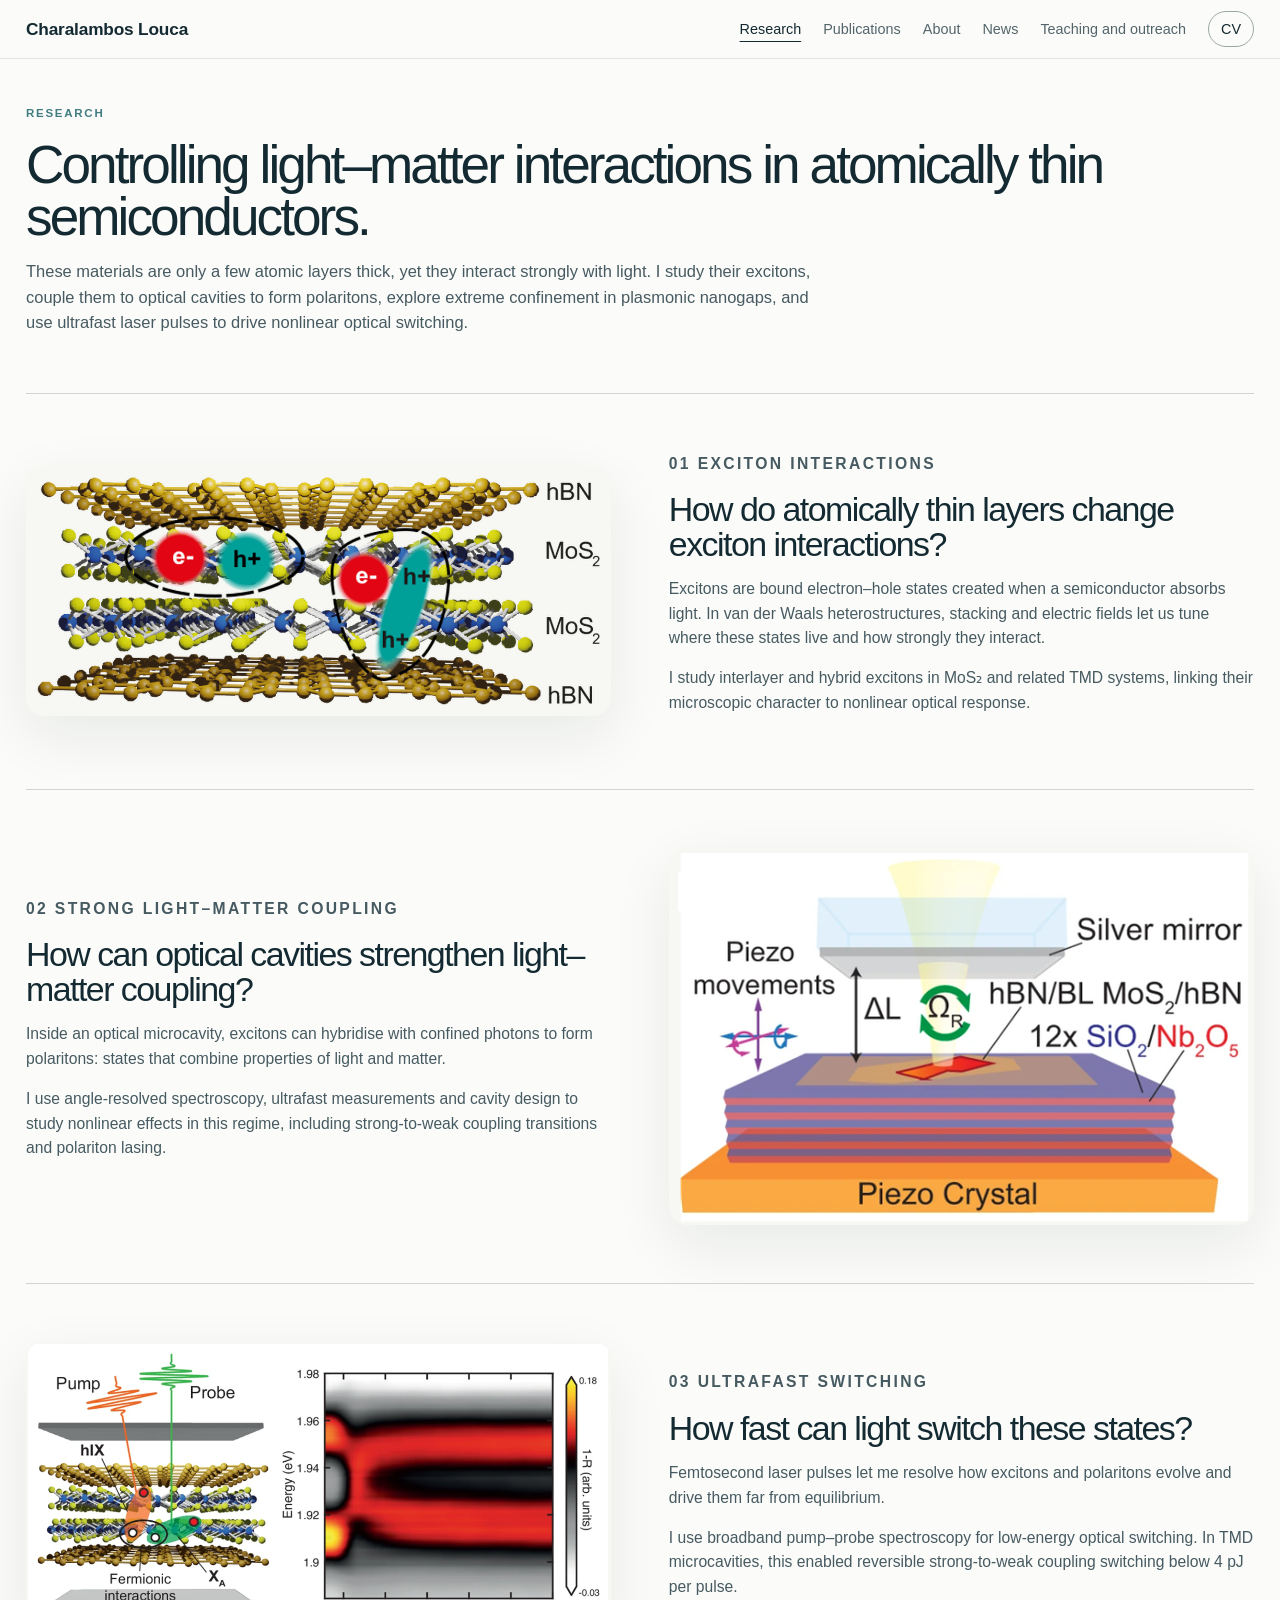
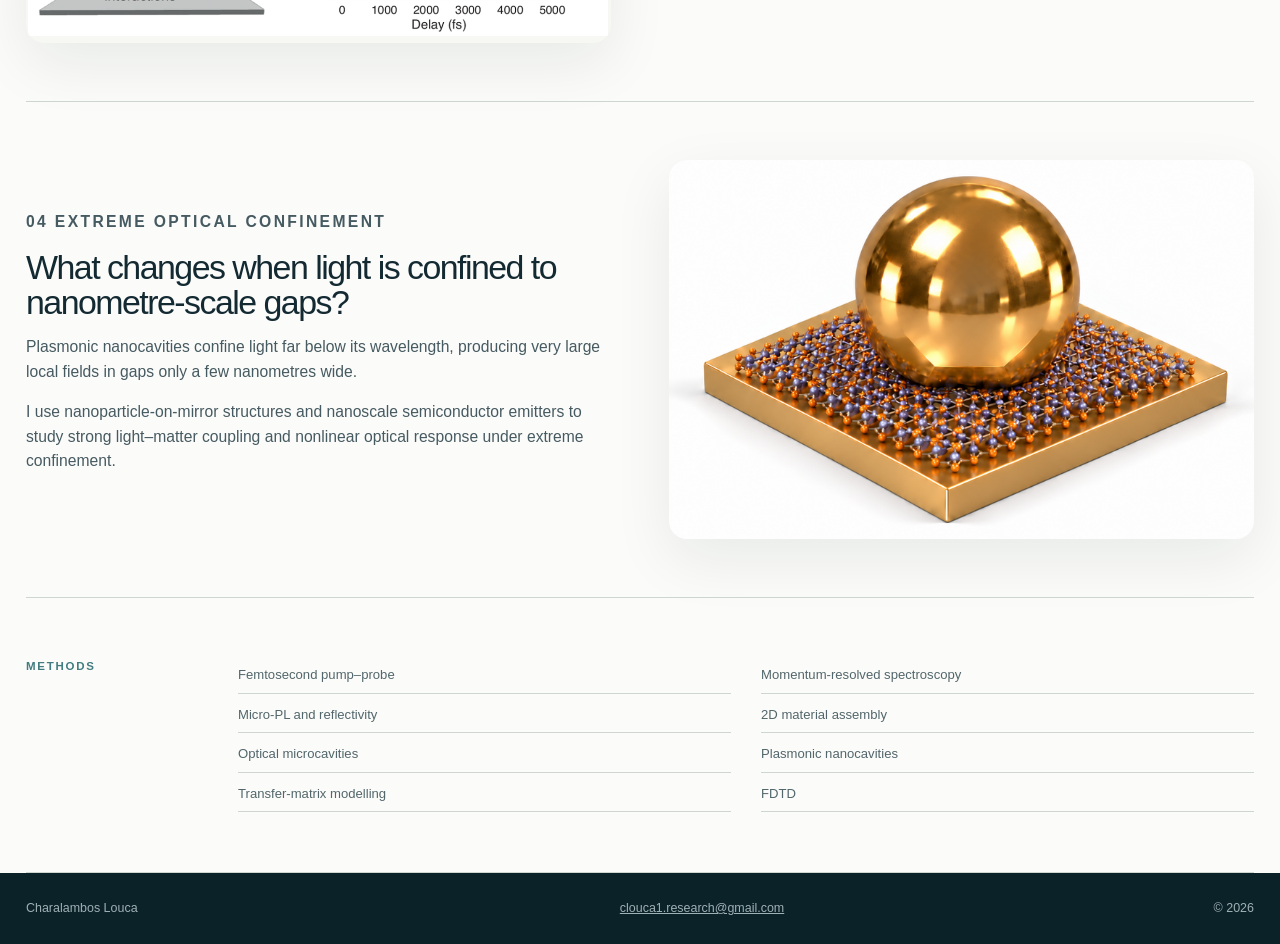
<file: research.html>
<!doctype html>
<html lang="en">
<head>
  <meta charset="utf-8" />
  <meta name="viewport" content="width=device-width, initial-scale=1" />
  <meta name="description" content="Research by Charalambos Louca on light–matter interactions in atomically thin semiconductors, optical microcavities, plasmonic nanocavities and ultrafast optical switching." />
  <meta name="robots" content="index,follow,max-image-preview:large" />
  <link rel="canonical" href="https://charalambos-louca.github.io/research.html" />
  <meta property="og:url" content="https://charalambos-louca.github.io/research.html" />
  <meta property="og:image" content="https://charalambos-louca.github.io/assets/images/charalambos-louca-headshot.webp" />
  <meta name="twitter:card" content="summary_large_image" />
  <title>Research | Charalambos Louca | Excitons, Polaritons & Ultrafast Switching</title>
  <link rel="sitemap" type="application/xml" href="/sitemap.xml" />
  <link rel="stylesheet" href="styles.css" />
</head>
<body data-page="research">
  <a class="skip-link" href="#main">Skip to content</a>
  <header class="site-header"><div class="shell nav-shell"><a class="wordmark" href="index.html">Charalambos Louca</a><button class="nav-toggle" aria-expanded="false" aria-controls="site-nav">Menu</button><nav class="site-nav" id="site-nav"><a aria-current="page" href="research.html">Research</a><a href="publications.html">Publications</a><a href="about.html">About</a><a href="news.html">News</a><a href="teaching.html">Teaching and outreach</a><a class="nav-cv" href="assets/Charalambos_Louca_CV_Sep2026.pdf">CV</a></nav></div></header>
  <main id="main">
    <section class="page-hero shell reveal"><p class="kicker">Research</p><h1>Controlling light–matter interactions in atomically thin semiconductors.</h1><p>These materials are only a few atomic layers thick, yet they interact strongly with light. I study their excitons, couple them to optical cavities to form polaritons, explore extreme confinement in plasmonic nanogaps, and use ultrafast laser pulses to drive nonlinear optical switching.</p></section>

    <section class="research-story shell" id="interacting-excitons">
      <div class="research-art reveal"><img src="assets/images/research-excitons-paper.png" alt="MoS2 homobilayer figure showing hybrid excitons in an hBN-encapsulated van der Waals structure" /></div>
      <div class="research-text reveal"><p class="section-label">01 Exciton interactions</p><h2>How do atomically thin layers change exciton interactions?</h2><p>Excitons are bound electron–hole states created when a semiconductor absorbs light. In van der Waals heterostructures, stacking and electric fields let us tune where these states live and how strongly they interact.</p><p>I study interlayer and hybrid excitons in MoS₂ and related TMD systems, linking their microscopic character to nonlinear optical response.</p></div>
    </section>

    <section class="research-story shell reverse" id="light-matter-coupling">
      <div class="research-art reveal"><img src="assets/images/research-microcavity-paper.png" alt="Schematic of a tunable open microcavity used for strong light-matter coupling in TMD bilayers" /></div>
      <div class="research-text reveal"><p class="section-label">02 Strong light–matter coupling</p><h2>How can optical cavities strengthen light–matter coupling?</h2><p>Inside an optical microcavity, excitons can hybridise with confined photons to form polaritons: states that combine properties of light and matter.</p><p>I use angle-resolved spectroscopy, ultrafast measurements and cavity design to study nonlinear effects in this regime, including strong-to-weak coupling transitions and polariton lasing.</p></div>
    </section>

    <section class="research-story shell" id="ultrafast-control">
      <div class="research-art reveal"><img src="assets/images/research-switching-paper.png" alt="Pump-probe schematic and transient reflectivity map showing ultrafast switching in a MoS2-based structure" /></div>
      <div class="research-text reveal"><p class="section-label">03 Ultrafast switching</p><h2>How fast can light switch these states?</h2><p>Femtosecond laser pulses let me resolve how excitons and polaritons evolve and drive them far from equilibrium.</p><p>I use broadband pump–probe spectroscopy for low-energy optical switching. In TMD microcavities, this enabled reversible strong-to-weak coupling switching below 4 pJ per pulse.</p></div>
    </section>


    <section class="research-story shell reverse" id="extreme-confinement">
      <div class="research-art reveal"><img src="assets/images/research-plasmonics-paper.png" alt="Illustration of a nanoparticle-on-mirror plasmonic nanocavity with an atomically thin semiconductor in the nanogap" /></div>
      <div class="research-text reveal"><p class="section-label">04 Extreme optical confinement</p><h2>What changes when light is confined to nanometre-scale gaps?</h2><p>Plasmonic nanocavities confine light far below its wavelength, producing very large local fields in gaps only a few nanometres wide.</p><p>I use nanoparticle-on-mirror structures and nanoscale semiconductor emitters to study strong light–matter coupling and nonlinear optical response under extreme confinement.</p></div>
    </section>

    <section class="section shell methods-band reveal"><p class="section-label">Methods</p><div><span>Femtosecond pump–probe</span><span>Momentum-resolved spectroscopy</span><span>Micro-PL and reflectivity</span><span>2D material assembly</span><span>Optical microcavities</span><span>Plasmonic nanocavities</span><span>Transfer-matrix modelling</span><span>FDTD</span></div></section>
  </main>
  <footer class="site-footer"><div class="shell footer-grid"><p>Charalambos Louca</p><p><a href="mailto:clouca1.research@gmail.com">clouca1.research@gmail.com</a></p><p>© <span data-current-year></span></p></div></footer>
  <script src="script.js"></script>
</body>
</html>
</file>
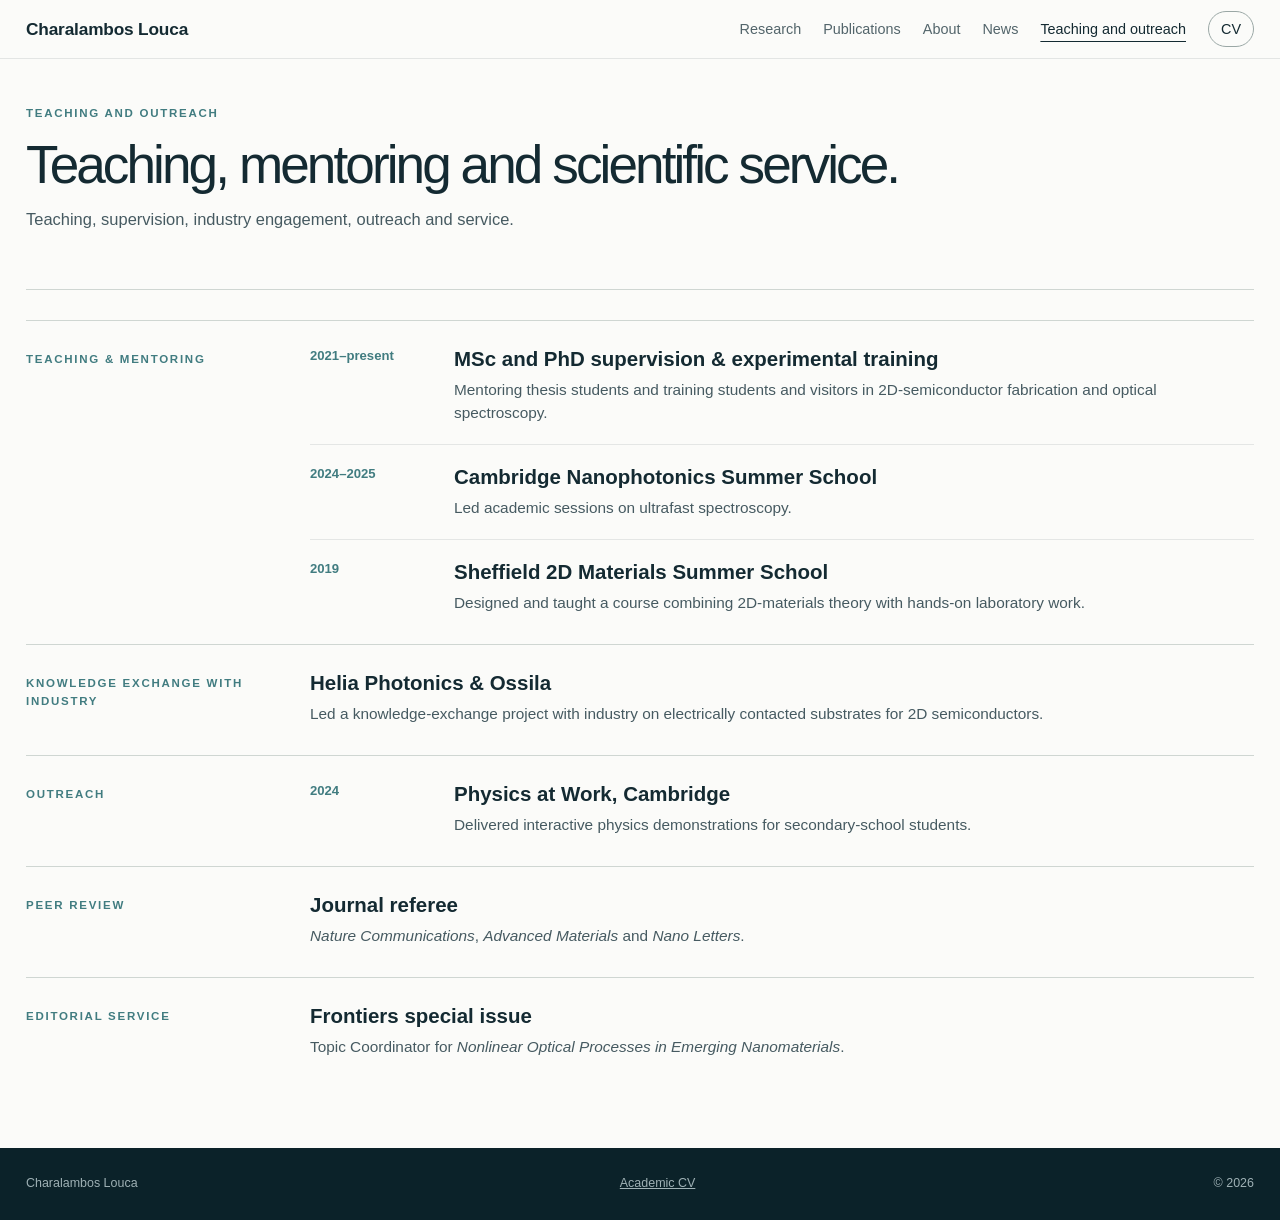
<file: teaching.html>
<!doctype html>
<html lang="en">
<head>
  <meta charset="utf-8" />
  <meta name="viewport" content="width=device-width, initial-scale=1" />
  <meta name="description" content="Teaching, mentoring, experimental training and outreach by physicist Charalambos Louca." />
  <meta name="robots" content="index,follow,max-image-preview:large" />
  <link rel="canonical" href="https://charalambos-louca.github.io/teaching.html" />
  <meta property="og:url" content="https://charalambos-louca.github.io/teaching.html" />
  <meta property="og:image" content="https://charalambos-louca.github.io/assets/images/charalambos-louca-headshot.webp" />
  <meta name="twitter:card" content="summary_large_image" />
  <title>Teaching & Outreach | Charalambos Louca</title>
  <link rel="sitemap" type="application/xml" href="/sitemap.xml" />
  <link rel="stylesheet" href="styles.css" />
</head>
<body data-page="teaching">
  <a class="skip-link" href="#main">Skip to content</a>
  <header class="site-header"><div class="shell nav-shell"><a class="wordmark" href="index.html">Charalambos Louca</a><button class="nav-toggle" aria-expanded="false" aria-controls="site-nav">Menu</button><nav class="site-nav" id="site-nav"><a href="research.html">Research</a><a href="publications.html">Publications</a><a href="about.html">About</a><a href="news.html">News</a><a aria-current="page" href="teaching.html">Teaching and outreach</a><a class="nav-cv" href="assets/Charalambos_Louca_CV_Sep2026.pdf">CV</a></nav></div></header>
  <main id="main">
    <section class="page-hero shell reveal">
      <p class="kicker">Teaching and outreach</p>
      <h1>Teaching, mentoring and scientific service.</h1>
      <p>Teaching, supervision, industry engagement, outreach and service.</p>
    </section>

    <section class="section shell service-groups">
      <section class="service-group reveal">
        <div class="service-heading">
          <p class="section-label">Teaching &amp; mentoring</p>
        </div>
        <div class="service-items">
          <article class="service-item">
            <time>2021–present</time>
            <div>
              <h2>MSc and PhD supervision &amp; experimental training</h2>
              <p>Mentoring thesis students and training students and visitors in 2D-semiconductor fabrication and optical spectroscopy.</p>
            </div>
          </article>
          <article class="service-item">
            <time>2024–2025</time>
            <div>
              <h2>Cambridge Nanophotonics Summer School</h2>
              <p>Led academic sessions on ultrafast spectroscopy.</p>
            </div>
          </article>
          <article class="service-item">
            <time>2019</time>
            <div>
              <h2>Sheffield 2D Materials Summer School</h2>
              <p>Designed and taught a course combining 2D-materials theory with hands-on laboratory work.</p>
            </div>
          </article>
        </div>
      </section>

      <section class="service-group reveal">
        <div class="service-heading">
          <p class="section-label">Knowledge exchange with industry</p>
        </div>
        <div class="service-items">
          <article class="service-item">
            <div>
              <h2>Helia Photonics &amp; Ossila</h2>
              <p>Led a knowledge-exchange project with industry on electrically contacted substrates for 2D semiconductors.</p>
            </div>
          </article>
        </div>
      </section>

      <section class="service-group reveal">
        <div class="service-heading">
          <p class="section-label">Outreach</p>
        </div>
        <div class="service-items">
          <article class="service-item">
            <time>2024</time>
            <div>
              <h2>Physics at Work, Cambridge</h2>
              <p>Delivered interactive physics demonstrations for secondary-school students.</p>
            </div>
          </article>
        </div>
      </section>

      <section class="service-group reveal">
        <div class="service-heading">
          <p class="section-label">Peer review</p>
        </div>
        <div class="service-items">
          <article class="service-item">
            <div>
              <h2>Journal referee</h2>
              <p><em>Nature Communications</em>, <em>Advanced Materials</em> and <em>Nano Letters</em>.</p>
            </div>
          </article>
        </div>
      </section>

      <section class="service-group reveal">
        <div class="service-heading">
          <p class="section-label">Editorial service</p>
        </div>
        <div class="service-items">
          <article class="service-item">
            <div>
              <h2>Frontiers special issue</h2>
              <p>Topic Coordinator for <em>Nonlinear Optical Processes in Emerging Nanomaterials</em>.</p>
            </div>
          </article>
        </div>
      </section>
    </section>
  </main>
  <footer class="site-footer"><div class="shell footer-grid"><p>Charalambos Louca</p><p><a href="assets/Charalambos_Louca_CV_Sep2026.pdf">Academic CV</a></p><p>© <span data-current-year></span></p></div></footer>
  <script src="script.js"></script>
</body>
</html>
</file>
<file: styles.css>
:root {
  --paper: #fbfbf9;
  --paper-2: #f5f6f3;
  --ink: #142a32;
  --ink-soft: #465a61;
  --navy: #0f2d36;
  --teal: #417c80;
  --teal-soft: #d8e8e6;
  --peach: #d89b72;
  --line: #cfd6d2;
  --white: #fff;
  --max: 1240px;
  --serif: Arial, Helvetica, sans-serif;
  --sans: Arial, Helvetica, sans-serif;
}

* { box-sizing: border-box; }
html { scroll-behavior: smooth; }
body { margin: 0; background: var(--paper); color: var(--ink); font-family: var(--sans); line-height: 1.65; -webkit-font-smoothing: antialiased; }
a { color: inherit; }
img { display: block; width: 100%; }
.shell { width: min(calc(100% - 52px), var(--max)); margin-inline: auto; }
.skip-link { position: fixed; left: 16px; top: -100px; z-index: 1000; background: white; padding: 10px 14px; border: 1px solid var(--line); }
.skip-link:focus { top: 16px; }

.site-header { position: sticky; top: 0; z-index: 100; background: rgba(251,251,249,.94); backdrop-filter: blur(14px); border-bottom: 1px solid rgba(20,42,50,.1); }
.nav-shell { min-height: 74px; display: flex; align-items: center; justify-content: space-between; gap: 24px; }
.wordmark { text-decoration: none; font-family: var(--serif); font-size: 1.08rem; font-weight: 700; letter-spacing: -.01em; }
.site-nav { display: flex; align-items: center; gap: 28px; font-size: .87rem; }
.site-nav a { text-decoration: none; color: #53656b; }
.site-nav a:hover, .site-nav a[aria-current="page"] { color: var(--ink); }
.site-nav a[aria-current="page"] { text-decoration: underline; text-decoration-thickness: 1px; text-underline-offset: 7px; }
.site-nav .nav-cv { color: var(--ink); border: 1px solid #9aa7a5; border-radius: 999px; padding: 7px 13px; }
.nav-toggle { display: none; background: transparent; border: 1px solid var(--line); border-radius: 999px; padding: 7px 13px; color: var(--ink); font: inherit; }

.hero { padding: 88px 0 92px; display: grid; grid-template-columns: minmax(0,1.03fr) minmax(360px,.77fr); gap: clamp(54px,8vw,118px); align-items: center; min-height: calc(100vh - 74px); }
.kicker, .section-label { margin: 0 0 16px; font-size: .72rem; letter-spacing: .15em; text-transform: uppercase; font-weight: 800; color: var(--teal); }
.hero h1 { margin: 0; font-family: var(--serif); font-size: clamp(4.6rem,8.6vw,8.2rem); line-height: .88; letter-spacing: -.065em; font-weight: 500; }
.hero h1 span { font-size: .26em; letter-spacing: 0; color: var(--teal); vertical-align: top; margin-left: 10px; }
.hero-statement { max-width: 760px; margin: 38px 0 0; font-family: var(--serif); font-size: clamp(1.65rem,2.5vw,2.65rem); line-height: 1.28; letter-spacing: -.025em; }
.hero-sub { max-width: 690px; margin: 22px 0 0; color: var(--ink-soft); font-size: 1.03rem; }
.hero-links { margin-top: 34px; display: flex; flex-wrap: wrap; gap: 22px; }
.text-link { text-decoration: none; font-weight: 750; border-bottom: 1px solid var(--ink); padding-bottom: 3px; }
.text-link.quiet { border-bottom-color: #9ba8a6; color: #53656b; }
.profile-links { margin-top: 38px; display: flex; gap: 18px; flex-wrap: wrap; color: #67777b; font-size: .82rem; }
.profile-links a { text-decoration: none; border-bottom: 1px solid #bac4c0; }
.hero-visual { margin: 0; }
.hero-visual img { border-radius: 24px; box-shadow: 0 24px 60px rgba(15,45,54,.12); }
.hero-portrait img { aspect-ratio: 1 / 1; object-fit: cover; object-position: center center; }
.hero-visual figcaption { padding: 13px 4px 0; display: flex; justify-content: space-between; gap: 22px; font-size: .76rem; color: #718084; }
.hero-visual figcaption strong { color: var(--ink); white-space: nowrap; }

.section { padding: 116px 0; }
.intro-section { padding-bottom: 54px; border-top: 1px solid var(--line); }
.intro-grid { display: grid; grid-template-columns: .9fr 1fr; gap: 84px; align-items: start; }
.intro-grid h2, .section-head h2, .closing-section h2 { margin: 0; font-family: var(--serif); font-size: clamp(2.6rem,5vw,5.1rem); line-height: .98; letter-spacing: -.045em; font-weight: 500; }
.intro-grid p { margin: 3px 0 0; color: var(--ink-soft); font-size: 1.08rem; max-width: 650px; }

.story-grid { display: grid; grid-template-columns: repeat(2, minmax(0, 1fr)); gap: 22px; padding-bottom: 132px; }
.story-card { background: white; border: 1px solid #dfe4df; overflow: hidden; min-width: 0; }
.story-card a { display: block; text-decoration: none; height: 100%; }
.story-card img { aspect-ratio: 3/2; object-fit: cover; }
.story-copy { padding: 28px 28px 34px; }
.story-number { color: var(--teal); font-size: .72rem; letter-spacing: .12em; font-weight: 800; margin: 0 0 28px; }
.story-copy h3 { margin: 0; font-family: var(--serif); font-size: clamp(1.45rem,2vw,2rem); line-height: 1.13; letter-spacing: -.025em; font-weight: 500; }
.story-copy p:last-child { color: #64757a; margin: 18px 0 0; font-size: .9rem; }
.story-card { transition: transform .25s ease, box-shadow .25s ease; }
.story-card:hover { transform: translateY(-4px); box-shadow: 0 18px 50px rgba(15,45,54,.08); }

.selected-work { border-top: 1px solid var(--line); }
.section-head { max-width: 900px; margin-bottom: 60px; }
.section-head p:not(.section-label) { color: var(--ink-soft); max-width: 720px; }
.work-grid { display: grid; grid-template-columns: repeat(3, 1fr); gap: 42px; border-top: 1px solid var(--line); border-bottom: 1px solid var(--line); }
.feature-paper { padding: 34px 0 38px; min-height: 360px; display: flex; flex-direction: column; }
.paper-meta { margin: 0 0 24px; color: var(--teal); text-transform: uppercase; letter-spacing: .08em; font-size: .72rem; font-weight: 800; }
.feature-paper h3 { margin: 0; font-family: var(--serif); font-size: 1.8rem; line-height: 1.16; letter-spacing: -.025em; font-weight: 500; }
.feature-paper > p:not(.paper-meta) { color: #5a6b70; }
.feature-paper a { margin-top: auto; color: var(--ink); font-weight: 700; text-underline-offset: 4px; }
.more-link { margin: 30px 0 0; text-align: right; }
.more-link a { text-decoration: none; font-weight: 750; }

.latest-section { background: var(--navy); color: white; }
.latest-section .section-label { color: #89c4c3; }
.latest-section .section-head h2 { color: white; }
.news-list { border-top: 1px solid rgba(255,255,255,.17); }
.news-row { display: grid; grid-template-columns: 150px 1fr; gap: 36px; padding: 30px 0; border-bottom: 1px solid rgba(255,255,255,.17); }
.news-row time { color: #8cc7c6; font-size: .8rem; font-weight: 800; text-transform: uppercase; letter-spacing: .08em; }
.news-row h3 { margin: 0; font-family: var(--serif); font-size: 1.7rem; font-weight: 500; }
.news-row p { margin: 8px 0 0; color: #b9c8cc; }
.latest-section .more-link a { color: white; }

.closing-section { display: grid; grid-template-columns: 1fr 1fr; gap: 80px; align-items: start; border-top: 1px solid var(--line); }
.closing-links { display: grid; border-top: 1px solid var(--line); }
.closing-links a { display: flex; justify-content: space-between; gap: 20px; padding: 18px 0; border-bottom: 1px solid var(--line); text-decoration: none; font-weight: 700; }

.page-hero { padding: 108px 0 94px; border-bottom: 1px solid var(--line); }
.page-hero h1 { max-width: 1060px; margin: 0; font-family: var(--serif); font-size: clamp(3.9rem,7vw,7.4rem); line-height: .96; letter-spacing: -.055em; font-weight: 500; }
.page-hero > p:last-child, .page-hero > p:nth-last-child(2) { max-width: 790px; color: var(--ink-soft); font-size: 1.1rem; margin-top: 28px; }
.page-hero .profile-links { margin-top: 28px; }

.research-story { display: grid; grid-template-columns: 1fr 1fr; gap: clamp(56px,8vw,120px); align-items: center; padding: 122px 0; border-bottom: 1px solid var(--line); }
.research-story.reverse .research-art { order: 2; }
.research-art img { border-radius: 24px; box-shadow: 0 20px 60px rgba(15,45,54,.08); background: #ffffff; }
.research-text h2 { margin: 0 0 28px; font-family: var(--serif); font-size: clamp(2.5rem,4vw,4.4rem); line-height: 1.02; letter-spacing: -.045em; font-weight: 500; }
.research-text p { color: var(--ink-soft); }
.research-note { border-top: 1px solid var(--line); padding-top: 18px; color: var(--ink) !important; font-family: var(--serif); font-size: 1.2rem; }
.methods-band { display: grid; grid-template-columns: 180px 1fr; gap: 40px; border-bottom: 1px solid var(--line); }
.methods-band > div { display: grid; grid-template-columns: repeat(2, minmax(0,1fr)); gap: 4px 30px; }
.methods-band span { border-bottom: 1px solid var(--line); padding: 7px 0; font-size: .82rem; color: #52666b; }

.publication-highlights { border-top: 1px solid var(--line); }
.highlight-paper { display: grid; grid-template-columns: 90px 1fr; gap: 30px; padding: 32px 0; border-bottom: 1px solid var(--line); }
.highlight-paper > span { color: var(--teal); font-weight: 800; }
.highlight-paper p { margin: 0 0 6px; color: #65767a; }
.highlight-paper h3 { max-width: 900px; margin: 0 0 10px; font-family: var(--serif); font-size: 1.65rem; line-height: 1.18; font-weight: 500; }
.highlight-paper a { font-size: .84rem; font-weight: 750; text-underline-offset: 4px; }
.publication-feed-section { background: #f6f7f4; }
.feed-note { color: var(--ink-soft); }
.pub-status { color: #68787d; font-size: .86rem; }
.publication-list { border-top: 1px solid #c7ceca; }
.pub-item { display: grid; grid-template-columns: 84px minmax(0,1fr) auto; gap: 28px; padding: 26px 0; border-bottom: 1px solid #c7ceca; }
.pub-year { color: var(--teal); font-weight: 800; }
.pub-title { margin: 0; font-family: var(--serif); font-size: 1.25rem; line-height: 1.25; font-weight: 500; }
.pub-meta { color: #68787d; font-size: .86rem; margin: 7px 0 0; }
.pub-links { display: flex; flex-direction: column; gap: 6px; font-size: .8rem; text-align: right; }
.pub-links a { font-weight: 750; text-underline-offset: 3px; }
.citation-count { color: #7c898c; font-size: .72rem; }

.about-narrative { display: grid; grid-template-columns: .92fr 1.08fr; gap: 100px; padding: 120px 0; }
.about-lead { font-family: var(--serif); font-size: clamp(1.8rem,3vw,3rem); line-height: 1.2; letter-spacing: -.025em; }
.about-lead p { margin-top: 0; }
.about-body { color: var(--ink-soft); font-size: 1.03rem; }
.timeline-section { background: var(--navy); color: white; }
.timeline-section .section-label { color: #88c7c4; }
.timeline-section .section-head h2 { color: white; }
.career-timeline { border-top: 1px solid rgba(255,255,255,.18); }
.career-row { display: grid; grid-template-columns: 170px 1fr; gap: 40px; padding: 32px 0; border-bottom: 1px solid rgba(255,255,255,.18); }
.career-row time { color: #8bc5c5; font-weight: 800; }
.career-row h3 { margin: 0; font-family: var(--serif); font-size: 1.8rem; font-weight: 500; }
.career-row p { margin: 6px 0 0; color: #b8c7ca; }
.career-row p:first-of-type { color: white; font-weight: 700; font-size: .88rem; }
.compact-links { display: grid; grid-template-columns: 180px repeat(3, 1fr); gap: 20px; align-items: start; }
.compact-links a { text-decoration: none; border-bottom: 1px solid var(--line); padding-bottom: 14px; font-weight: 700; }

.news-page-list { padding-top: 70px; }
.news-entry { display: grid; grid-template-columns: 190px 1fr; gap: 50px; padding: 35px 0; border-bottom: 1px solid var(--line); }
.news-entry time { color: var(--teal); font-weight: 800; text-transform: uppercase; letter-spacing: .08em; font-size: .75rem; }
.news-entry h2 { margin: 0; font-family: var(--serif); font-size: 2rem; line-height: 1.14; font-weight: 500; }
.news-entry p { max-width: 760px; color: var(--ink-soft); }
.news-entry a { font-weight: 700; text-underline-offset: 4px; }

.teaching-grid { display: grid; grid-template-columns: repeat(2, 1fr); gap: 0 70px; padding-top: 50px; }
.teaching-card { padding: 38px 0 48px; border-top: 1px solid var(--line); }
.teaching-card h2 { margin: 0; font-family: var(--serif); font-size: 2rem; line-height: 1.15; font-weight: 500; }
.teaching-card p:last-child { color: var(--ink-soft); }

.site-footer { background: #0b2229; color: #9fb1b5; padding: 26px 0; font-size: .78rem; }
.footer-grid { display: grid; grid-template-columns: 1fr 1fr auto; gap: 30px; }
.footer-grid p { margin: 0; }
.footer-grid a { color: inherit; }

.reveal { opacity: 0; transform: translateY(14px); transition: opacity .55s ease, transform .55s ease; }
.reveal.visible { opacity: 1; transform: none; }

@media (prefers-reduced-motion: reduce) {
  html { scroll-behavior: auto; }
  .reveal { opacity: 1; transform: none; transition: none; }
}

@media (max-width: 980px) {
  .hero { min-height: 0; grid-template-columns: 1fr; padding-top: 72px; }
  .hero-visual { max-width: 650px; }
  .intro-grid, .closing-section, .about-narrative { grid-template-columns: 1fr; gap: 34px; }
  .story-grid, .work-grid { grid-template-columns: 1fr; }
  .feature-paper { min-height: 0; padding: 30px 0; }
  .research-story { grid-template-columns: 1fr; gap: 46px; }
  .research-story.reverse .research-art { order: 0; }
  .teaching-grid { gap: 0 34px; }
}

@media (max-width: 760px) {
  .shell { width: min(calc(100% - 28px), var(--max)); }
  .nav-toggle { display: inline-block; }
  .site-nav { display: none; position: absolute; left: 0; right: 0; top: 74px; background: var(--paper); padding: 18px 20px 24px; border-bottom: 1px solid var(--line); flex-direction: column; align-items: flex-start; gap: 15px; }
  .site-nav.open { display: flex; }
  .hero { padding: 54px 0 74px; gap: 42px; }
  .hero h1 { font-size: clamp(4rem,19vw,6.1rem); }
  .hero h1 span { display: block; margin: 13px 0 0; }
  .section { padding: 82px 0; }
  .story-grid { padding-bottom: 90px; }
  .news-row, .news-entry, .career-row, .highlight-paper, .methods-band { grid-template-columns: 1fr; gap: 10px; }
  .methods-band > div { grid-template-columns: 1fr; }
  .page-hero { padding: 70px 0 62px; }
  .page-hero h1 { font-size: clamp(3.3rem,15vw,5rem); }
  .research-story { padding: 82px 0; }
  .pub-item { grid-template-columns: 1fr; gap: 6px; }
  .pub-links { text-align: left; flex-direction: row; flex-wrap: wrap; gap: 12px; }
  .teaching-grid { grid-template-columns: 1fr; }
  .compact-links { grid-template-columns: 1fr; }
  .footer-grid { grid-template-columns: 1fr; gap: 8px; }
}

/* V2.5 compact academic layout */
@media (min-width: 981px) {
  :root { --max: 1320px; }

  .nav-shell { min-height: 62px; }
  .site-nav { gap: 23px; font-size: .82rem; }

  .hero {
    min-height: 0;
    padding: 46px 0 52px;
    grid-template-columns: minmax(0, 1.25fr) minmax(260px, .55fr);
    gap: clamp(42px, 6vw, 82px);
  }
  .hero-copy { align-self: center; }
  .hero h1 {
    font-size: clamp(3.7rem, 5.9vw, 5.7rem);
    line-height: .9;
    letter-spacing: -.055em;
  }
  .hero h1 span { font-size: .24em; }
  .hero-statement {
    margin-top: 25px;
    max-width: 700px;
    font-size: clamp(1.35rem, 1.75vw, 1.75rem);
    line-height: 1.25;
  }
  .hero-sub {
    margin-top: 13px;
    max-width: 700px;
    font-size: .94rem;
    line-height: 1.55;
  }
  .hero-links { margin-top: 22px; }
  .profile-links { margin-top: 23px; }
  .hero-portrait { max-width: 370px; justify-self: end; }
  .hero-visual img { border-radius: 18px; }

  .section { padding: 78px 0; }
  .intro-section {
    padding-top: 30px;
    padding-bottom: 25px;
  }
  .intro-grid {
    grid-template-columns: .72fr 1.28fr;
    gap: 55px;
  }
  .intro-grid h2,
  .section-head h2,
  .closing-section h2 {
    font-size: clamp(2.15rem, 3.25vw, 3.55rem);
    line-height: 1;
  }
  .intro-grid p { font-size: .98rem; }

  .story-grid {
    gap: 18px;
    padding-bottom: 82px;
  }
  .story-card img {
    aspect-ratio: 16 / 8.2;
    object-fit: cover;
  }
  .story-copy { padding: 20px 22px 24px; }
  .story-number { margin-bottom: 16px; }
  .story-copy h3 {
    font-size: clamp(1.25rem, 1.5vw, 1.55rem);
    line-height: 1.12;
  }
  .story-copy p:last-child {
    margin-top: 12px;
    font-size: .82rem;
    line-height: 1.45;
  }

  .selected-work { padding-top: 78px; }
  .section-head { margin-bottom: 38px; }
  .work-grid { gap: 32px; }
  .feature-paper {
    min-height: 295px;
    padding: 27px 0 30px;
  }
  .feature-paper h3 { font-size: 1.48rem; }
  .feature-paper > p:not(.paper-meta) { font-size: .9rem; }

  .news-row { padding: 23px 0; }
  .news-row h3 { font-size: 1.42rem; }
  .news-row p { font-size: .9rem; }

  .closing-section { padding-top: 78px; padding-bottom: 78px; }

  .page-hero { padding: 66px 0 58px; }
  .page-hero h1 {
    max-width: 1020px;
    font-size: clamp(3.15rem, 5vw, 5.35rem);
  }
  .page-hero > p:last-child,
  .page-hero > p:nth-last-child(2) {
    margin-top: 20px;
    font-size: 1rem;
  }

  .research-story {
    padding: 78px 0;
    gap: clamp(42px, 6vw, 86px);
  }
  .research-text h2 {
    margin-bottom: 20px;
    font-size: clamp(2.15rem, 3vw, 3.35rem);
  }
  .research-text p { font-size: .95rem; }
  .research-art img { border-radius: 18px; }

  .about-narrative { padding: 78px 0; gap: 75px; }
  .timeline-section { padding-top: 78px; padding-bottom: 78px; }
  .career-row { padding: 24px 0; }
  .career-row h3 { font-size: 1.55rem; }

  .news-page-list { padding-top: 45px; }
  .news-entry { padding: 27px 0; }
  .news-entry h2 { font-size: 1.65rem; }

  .teaching-grid { padding-top: 34px; }
  .teaching-card { padding: 30px 0 38px; }
  .teaching-card h2 { font-size: 1.65rem; }
}

/* V2.6: information visible earlier on desktop */
.research-strip {
  display: grid;
  grid-template-columns: 130px 1fr;
  gap: 28px;
  align-items: baseline;
  padding: 22px 0 20px;
  border-top: 1px solid var(--line);
}
.research-strip .section-label { margin: 0; }
.research-strip > p:last-child {
  margin: 0;
  max-width: 850px;
  color: var(--ink-soft);
  font-size: .94rem;
}

@media (min-width: 981px) {
  .hero {
    padding-top: 34px;
    padding-bottom: 36px;
    grid-template-columns: minmax(0, 1.28fr) minmax(250px, .5fr);
  }
  .hero h1 { font-size: clamp(3.5rem, 5.25vw, 5.05rem); }
  .hero-statement { margin-top: 20px; font-size: clamp(1.28rem, 1.58vw, 1.58rem); }
  .hero-sub { margin-top: 10px; font-size: .91rem; }
  .hero-links { margin-top: 18px; }
  .profile-links { margin-top: 18px; }
  .hero-portrait { max-width: 320px; }

  .story-grid { padding-bottom: 68px; }
  .story-card img { aspect-ratio: 16 / 7.4; }
  .story-copy { padding: 17px 20px 21px; }
  .story-number { margin-bottom: 12px; }
  .story-copy h3 { font-size: clamp(1.18rem, 1.35vw, 1.42rem); }
  .story-copy p:last-child { margin-top: 9px; font-size: .79rem; }
}

@media (max-width: 760px) {
  .research-strip { grid-template-columns: 1fr; gap: 4px; padding: 22px 0; }
}

/* V2.10: denser desktop layout without shrinking reading text */
@media (min-width: 981px) {
  :root { --max: 1420px; }

  body { line-height: 1.56; }

  .nav-shell { min-height: 58px; }
  .wordmark { font-size: 1.08rem; }
  .site-nav { gap: 22px; font-size: .90rem; }
  .site-nav .nav-cv { padding: 6px 12px; }

  .hero {
    padding: 22px 0 26px;
    grid-template-columns: minmax(0, 1.45fr) minmax(220px, .42fr);
    gap: clamp(34px, 4vw, 58px);
  }
  .hero h1 {
    font-size: clamp(3.35rem, 4.7vw, 4.65rem);
    line-height: .91;
  }
  .hero-statement {
    margin-top: 16px;
    max-width: 760px;
    font-size: clamp(1.38rem, 1.58vw, 1.62rem);
    line-height: 1.23;
  }
  .hero-sub {
    margin-top: 8px;
    max-width: 760px;
    font-size: .98rem;
    line-height: 1.48;
  }
  .hero-links { margin-top: 14px; }
  .profile-links { margin-top: 14px; font-size: .86rem; }
  .hero-portrait { max-width: 275px; }

  .research-strip {
    grid-template-columns: 115px 1fr;
    gap: 22px;
    padding: 14px 0 13px;
  }
  .research-strip > p:last-child { font-size: .98rem; max-width: 980px; }

  .story-grid { gap: 16px; padding-bottom: 50px; }
  .story-card img { aspect-ratio: 16 / 7.2; }
  .story-copy { padding: 15px 18px 17px; }
  .story-number { margin-bottom: 9px; }
  .story-copy h3 {
    font-size: clamp(1.28rem, 1.35vw, 1.48rem);
    line-height: 1.11;
  }
  .story-copy p:last-child { margin-top: 8px; font-size: .84rem; line-height: 1.4; }

  .section { padding: 60px 0; }
  .selected-work { padding-top: 60px; }
  .section-head { margin-bottom: 28px; }
  .intro-grid h2,
  .section-head h2,
  .closing-section h2 {
    font-size: clamp(2.05rem, 2.85vw, 3.05rem);
  }
  .work-grid { gap: 28px; }
  .feature-paper { min-height: 255px; padding: 22px 0 24px; }
  .paper-meta { margin-bottom: 15px; }
  .feature-paper h3 { font-size: 1.48rem; }
  .feature-paper > p:not(.paper-meta) { font-size: .94rem; }
  .more-link { margin-top: 20px; }

  .news-row { grid-template-columns: 125px 1fr; gap: 28px; padding: 18px 0; }
  .news-row h3 { font-size: 1.42rem; }
  .news-row p { margin-top: 5px; font-size: .94rem; }

  .closing-section { padding-top: 60px; padding-bottom: 60px; gap: 58px; }
  .closing-links a { padding: 14px 0; }

  .page-hero { padding: 46px 0 40px; }
  .page-hero h1 {
    max-width: 1080px;
    font-size: clamp(2.85rem, 4.15vw, 4.45rem);
    line-height: .98;
  }
  .page-hero > p:last-child,
  .page-hero > p:nth-last-child(2) {
    margin-top: 16px;
    font-size: 1.03rem;
  }

  .research-story {
    padding: 58px 0;
    gap: clamp(38px, 4.5vw, 66px);
  }
  .research-text h2 {
    margin-bottom: 16px;
    font-size: clamp(2.05rem, 2.65vw, 2.9rem);
  }
  .research-text p { font-size: .98rem; }
  .methods-band { gap: 32px; }

  .about-narrative { padding: 60px 0; gap: 62px; }
  .about-lead { font-size: clamp(1.7rem, 2.35vw, 2.35rem); }
  .about-body { font-size: 1rem; }
  .timeline-section { padding-top: 60px; padding-bottom: 60px; }
  .career-row { padding: 19px 0; }
  .career-row h3 { font-size: 1.5rem; }

  .news-page-list { padding-top: 32px; }
  .news-entry { grid-template-columns: 165px 1fr; gap: 38px; padding: 22px 0; }
  .news-entry h2 { font-size: 1.62rem; }

  .teaching-grid { padding-top: 25px; gap: 0 54px; }
  .teaching-card { padding: 25px 0 31px; }
  .teaching-card h2 { font-size: 1.62rem; }

  .publication-highlights .highlight-paper { padding: 24px 0; }
  .pub-item { padding: 20px 0; }
}


/* V2.11: mobile width fixes and safer responsive typography */
html, body {
  max-width: 100%;
  overflow-x: hidden;
}
main, header, footer, section, article, nav, div, figure {
  min-width: 0;
}
img, svg {
  max-width: 100%;
  height: auto;
}
.pub-title a,
.highlight-paper h3 a {
  color: inherit;
  text-decoration: none;
}
.pub-title a:hover,
.highlight-paper h3 a:hover {
  text-decoration: underline;
  text-underline-offset: 4px;
}
.pub-links span {
  color: #7c898c;
  font-size: .78rem;
}

@media (max-width: 760px) {
  .shell {
    width: calc(100% - 28px);
    max-width: 100%;
  }
  .nav-shell {
    gap: 12px;
  }
  .wordmark {
    font-size: 1rem;
    line-height: 1.15;
  }
  .nav-toggle {
    flex: 0 0 auto;
  }
  .site-nav {
    width: 100%;
    max-width: 100vw;
    overflow-wrap: anywhere;
  }
  .hero {
    width: min(calc(100% - 28px), var(--max));
    grid-template-columns: minmax(0, 1fr);
  }
  .hero-copy,
  .hero-visual,
  .story-card,
  .research-text,
  .research-art,
  .pub-item > div,
  .news-entry > div,
  .career-row > div {
    min-width: 0;
    max-width: 100%;
  }
  .hero h1 {
    font-size: clamp(3rem, 13vw, 4rem);
    line-height: .92;
    letter-spacing: -.045em;
    max-width: 100%;
  }
  .hero-statement {
    font-size: clamp(1.35rem, 6vw, 1.65rem);
  }
  .hero-sub,
  .page-hero > p,
  .research-text p,
  .about-body,
  .pub-meta,
  .news-entry p,
  .career-row p {
    overflow-wrap: break-word;
    word-break: normal;
  }
  .page-hero h1 {
    font-size: clamp(2.45rem, 11vw, 3.35rem);
    line-height: 1.02;
    letter-spacing: -.035em;
    overflow-wrap: break-word;
  }
  .research-text h2 {
    font-size: clamp(2rem, 9.5vw, 2.65rem);
    line-height: 1.05;
    overflow-wrap: break-word;
  }
  .story-copy h3,
  .feature-paper h3,
  .news-entry h2,
  .teaching-card h2,
  .career-row h3,
  .pub-title,
  .highlight-paper h3 {
    overflow-wrap: break-word;
  }
  .profile-links,
  .hero-links {
    max-width: 100%;
  }
  .profile-links a,
  .hero-links a,
  .compact-links a,
  .pub-links a {
    overflow-wrap: anywhere;
  }
  .hero-portrait {
    width: min(100%, 420px);
    justify-self: start;
  }
  .story-card img,
  .research-art img {
    width: 100%;
  }
  .pub-links {
    max-width: 100%;
  }
}

/* V2.15: compact 2 x 2 research overview */
@media (min-width: 981px) {
  .story-grid {
    width: min(calc(100% - 52px), 1080px);
    grid-template-columns: repeat(2, minmax(0, 1fr));
    gap: 14px;
    padding-bottom: 38px;
  }
  .story-card img {
    height: 168px;
    aspect-ratio: auto;
    object-fit: contain;
    background: #fff;
    padding: 8px 10px 4px;
  }
  .story-copy {
    padding: 13px 16px 15px;
  }
  .story-number {
    margin-bottom: 7px;
  }
  .story-copy h3 {
    font-size: clamp(1.18rem, 1.25vw, 1.34rem);
    line-height: 1.12;
  }
  .story-copy p:last-child {
    margin-top: 7px;
    font-size: .83rem;
    line-height: 1.38;
  }
}

@media (min-width: 761px) and (max-width: 980px) {
  .story-grid {
    width: min(calc(100% - 40px), 860px);
    grid-template-columns: repeat(2, minmax(0, 1fr));
    gap: 14px;
    padding-bottom: 46px;
  }
  .story-card img {
    height: 150px;
    aspect-ratio: auto;
    object-fit: contain;
    background: #fff;
    padding: 8px;
  }
  .story-copy { padding: 14px 16px 17px; }
  .story-number { margin-bottom: 8px; }
  .story-copy h3 { font-size: 1.18rem; }
  .story-copy p:last-child { margin-top: 7px; font-size: .82rem; }
}

/* V2.16: align research grid with the main content width, while keeping it compact */
@media (min-width: 981px) {
  .story-grid {
    width: min(calc(100% - 52px), var(--max));
    gap: 18px;
    padding-bottom: 44px;
  }
  .story-card img {
    height: 188px;
    aspect-ratio: auto;
    object-fit: contain;
    background: #fff;
    padding: 8px 10px 4px;
  }
  .story-copy {
    padding: 15px 18px 18px;
  }
  .story-number {
    margin-bottom: 8px;
  }
  .story-copy h3 {
    font-size: clamp(1.24rem, 1.3vw, 1.42rem);
  }
}

@media (min-width: 761px) and (max-width: 980px) {
  .story-grid {
    width: min(calc(100% - 52px), var(--max));
    gap: 16px;
  }
  .story-card img {
    height: 165px;
  }
}

/* Keep full-record paper titles at least as prominent as surrounding publication text. */
.publication-list .pub-title {
  font-size: 1.35rem;
}


/* V2.17: larger research imagery and publication-title corrections */
@media (min-width: 981px) {
  .story-card img {
    height: 245px;
    object-fit: contain;
    padding: 2px 4px;
    background: #fff;
  }
}
@media (min-width: 761px) and (max-width: 980px) {
  .story-card img {
    height: 200px;
    object-fit: contain;
    padding: 2px 4px;
  }
}
/* Restore full-record titles to their original size. */
.publication-list .pub-title {
  font-size: 1.25rem;
}
/* Selected-publication titles are links: keep the link at the heading size, not the small DOI-link size. */
.highlight-paper h3 a {
  font-size: inherit;
  font-weight: inherit;
  line-height: inherit;
}


/* V2.18: research network, lab imagery and single-message outreach cards */
.lab-gallery-section { padding: 0 0 58px; }
.lab-gallery-head { display: flex; align-items: baseline; justify-content: space-between; gap: 24px; margin-bottom: 16px; }
.lab-gallery-head .section-label { margin: 0; }
.lab-gallery-head h2 { margin: 0; font-size: 1.35rem; font-weight: 600; }
.lab-gallery { display: grid; grid-template-columns: 1fr 1fr; gap: 18px; }
.lab-gallery figure { margin: 0; overflow: hidden; background: #111; }
.lab-gallery img { width: 100%; aspect-ratio: 16 / 9; object-fit: cover; }

.collaborators-section { border-top: 1px solid var(--line); }
.collaborator-grid { display: grid; grid-template-columns: repeat(3, minmax(0,1fr)); gap: 0 34px; border-top: 1px solid var(--line); }
.collaborator-group { padding: 22px 0 25px; border-bottom: 1px solid var(--line); }
.collaborator-group h3 { margin: 0 0 11px; font-size: 1rem; }
.collaborator-group p { margin: 5px 0; color: var(--ink-soft); font-size: .92rem; }
.collaborator-group a { color: var(--ink); text-decoration-thickness: 1px; text-underline-offset: 3px; }

.event-grid .teaching-card { min-height: 0; }
.event-grid .teaching-card h2 { margin-bottom: 10px; }
.event-grid .teaching-card p:last-child { margin-bottom: 0; }

@media (min-width: 981px) {
  .lab-gallery-section { padding-bottom: 46px; }
  .collaborators-section { padding-top: 54px; padding-bottom: 54px; }
  .collaborators-section .section-head { margin-bottom: 22px; }
  .collaborator-grid { grid-template-columns: repeat(3, minmax(0,1fr)); }
  .event-grid { grid-template-columns: repeat(3, minmax(0,1fr)); gap: 0 34px; }
  .event-grid .teaching-card { padding: 22px 0 27px; }
  .event-grid .teaching-card h2 { font-size: 1.35rem; }
}

@media (max-width: 980px) {
  .collaborator-grid { grid-template-columns: repeat(2, minmax(0,1fr)); }
}

@media (max-width: 760px) {
  .lab-gallery-head { display: block; }
  .lab-gallery-head h2 { margin-top: 4px; }
  .lab-gallery { grid-template-columns: 1fr; gap: 12px; }
  .collaborator-grid { grid-template-columns: 1fr; }
}


/* V2.21: grouped teaching, outreach and service */
.service-groups {
  padding-top: 30px;
}
.service-group {
  display: grid;
  grid-template-columns: 240px minmax(0, 1fr);
  gap: 44px;
  padding: 26px 0 30px;
  border-top: 1px solid var(--line);
}
.service-heading .section-label {
  margin: 4px 0 0;
}
.service-items {
  min-width: 0;
}
.service-item {
  display: grid;
  grid-template-columns: 120px minmax(0, 1fr);
  gap: 24px;
  padding: 0 0 20px;
  margin-bottom: 20px;
  border-bottom: 1px solid rgba(20,42,50,.10);
}
.service-item:last-child {
  margin-bottom: 0;
  padding-bottom: 0;
  border-bottom: 0;
}
.service-item:has(> div:first-child) {
  grid-template-columns: minmax(0, 1fr);
}
.service-item time {
  color: var(--teal);
  font-size: .82rem;
  font-weight: 700;
  line-height: 1.35;
}
.service-item h2 {
  margin: 0 0 6px;
  font-family: var(--sans);
  font-size: 1.28rem;
  line-height: 1.22;
  font-weight: 700;
}
.service-item p {
  margin: 0;
  max-width: 820px;
  color: var(--ink-soft);
  font-size: .96rem;
  line-height: 1.5;
}

@media (max-width: 760px) {
  .service-groups { padding-top: 18px; }
  .service-group {
    grid-template-columns: 1fr;
    gap: 10px;
    padding: 22px 0 25px;
  }
  .service-item {
    grid-template-columns: 1fr;
    gap: 5px;
    padding-bottom: 17px;
    margin-bottom: 17px;
  }
  .service-item h2 { font-size: 1.2rem; }
}


/* V2.22: small publication and news thumbnails */
.paper-thumb {
  width: 112px;
  max-width: 100%;
  aspect-ratio: 21 / 26;
  object-fit: cover;
  border: 1px solid #dfe4df;
  border-radius: 10px;
  box-shadow: 0 10px 24px rgba(15,45,54,.06);
  margin: 0 0 16px;
  background: #fff;
}
.news-with-thumb,
.news-entry-with-thumb {
  display: grid;
  grid-template-columns: 104px minmax(0, 1fr);
  gap: 16px;
  align-items: start;
}
.news-thumb {
  width: 104px;
  height: 104px;
  border-radius: 10px;
  object-fit: cover;
  border: 1px solid rgba(255,255,255,.18);
  background: #fff;
}
.paper-news-thumb {
  width: 96px;
  height: 118px;
  border-color: #dfe4df;
  box-shadow: 0 10px 24px rgba(15,45,54,.05);
}
.news-entry-with-thumb .paper-news-thumb {
  width: 104px;
  height: 128px;
}
.news-entry-with-thumb p,
.news-with-thumb p {
  max-width: 100%;
}
@media (min-width: 981px) {
  .feature-paper {
    min-height: 300px;
  }
}
@media (max-width: 760px) {
  .paper-thumb {
    width: 98px;
    margin-bottom: 14px;
  }
  .news-with-thumb,
  .news-entry-with-thumb {
    grid-template-columns: 88px minmax(0, 1fr);
    gap: 12px;
  }
  .news-thumb {
    width: 88px;
    height: 88px;
  }
  .paper-news-thumb,
  .news-entry-with-thumb .paper-news-thumb {
    width: 88px;
    height: 108px;
  }
}


/* V2.23: journal-like thumbnails and side layout */
.feature-paper-layout {
  display: grid;
  grid-template-columns: 118px minmax(0, 1fr);
  gap: 18px;
  align-items: start;
  height: 100%;
}
.feature-paper-copy {
  display: flex;
  flex-direction: column;
  height: 100%;
}
.feature-paper-copy a {
  margin-top: auto;
}
.side-thumb {
  width: 118px;
  height: 150px;
  margin: 0;
  object-fit: cover;
}
.paper-thumb {
  border-radius: 8px;
}
.paper-news-thumb {
  object-fit: cover;
}
@media (min-width: 981px) {
  .feature-paper {
    min-height: 248px;
    padding: 20px 0 22px;
  }
}
@media (max-width: 760px) {
  .feature-paper-layout {
    grid-template-columns: 88px minmax(0, 1fr);
    gap: 12px;
  }
  .side-thumb {
    width: 88px;
    height: 112px;
  }
}


/* V2.24: preserve full journal masthead and title in selected-work thumbnails */
.feature-paper-layout {
  grid-template-columns: 154px minmax(0, 1fr);
  gap: 18px;
}
.side-thumb {
  width: 154px;
  height: 114px;
  aspect-ratio: 27 / 20;
  object-fit: contain;
  object-position: top left;
  background: #fff;
  border: 1px solid #dfe4df;
}
@media (max-width: 1180px) and (min-width: 761px) {
  .feature-paper-layout {
    grid-template-columns: 132px minmax(0, 1fr);
    gap: 14px;
  }
  .side-thumb {
    width: 132px;
    height: 98px;
  }
}
@media (max-width: 760px) {
  .feature-paper-layout {
    grid-template-columns: 108px minmax(0, 1fr);
    gap: 12px;
  }
  .side-thumb {
    width: 108px;
    height: 80px;
    object-fit: contain;
    object-position: top left;
  }
}


/* V2.24b: journal thumbnails remain landscape everywhere */
.paper-news-thumb,
.news-entry-with-thumb .paper-news-thumb {
  width: 118px;
  height: 88px;
  aspect-ratio: 4 / 3;
  object-fit: contain;
  object-position: top left;
  background: #fff;
}
@media (max-width: 760px) {
  .paper-news-thumb,
  .news-entry-with-thumb .paper-news-thumb {
    width: 88px;
    height: 66px;
    object-fit: contain;
  }
}

/* FINAL: preserve real journal-page screenshots without cropping */
.side-thumb,
.paper-news-thumb,
.news-entry-with-thumb .paper-news-thumb {
  object-fit: contain !important;
  object-position: top left !important;
  background: #fff;
}


/* V2.26: use real screenshot thumbnails with larger visible text */
.feature-paper-layout { grid-template-columns: 208px minmax(0, 1fr); gap: 18px; }
.side-thumb { width: 208px; height: 124px; object-fit: contain !important; object-position: top left !important; background: #fff; border: 1px solid #dfe4df; border-radius: 8px; }
.paper-news-thumb, .news-entry-with-thumb .paper-news-thumb { width: 160px; height: 96px; object-fit: contain !important; object-position: top left !important; background: #fff; border: 1px solid #dfe4df; }
.feature-paper a, .news-entry a, .news-row a { display: inline-block; margin-top: 8px; }
@media (max-width: 1180px) and (min-width: 761px) { .feature-paper-layout { grid-template-columns: 180px minmax(0,1fr); gap: 14px; } .side-thumb { width: 180px; height: 108px; } }
@media (max-width: 760px) { .feature-paper-layout { grid-template-columns: 132px minmax(0,1fr); gap: 12px; } .side-thumb { width: 132px; height: 80px; } .paper-news-thumb, .news-entry-with-thumb .paper-news-thumb { width: 104px; height: 64px; } }
</file>
